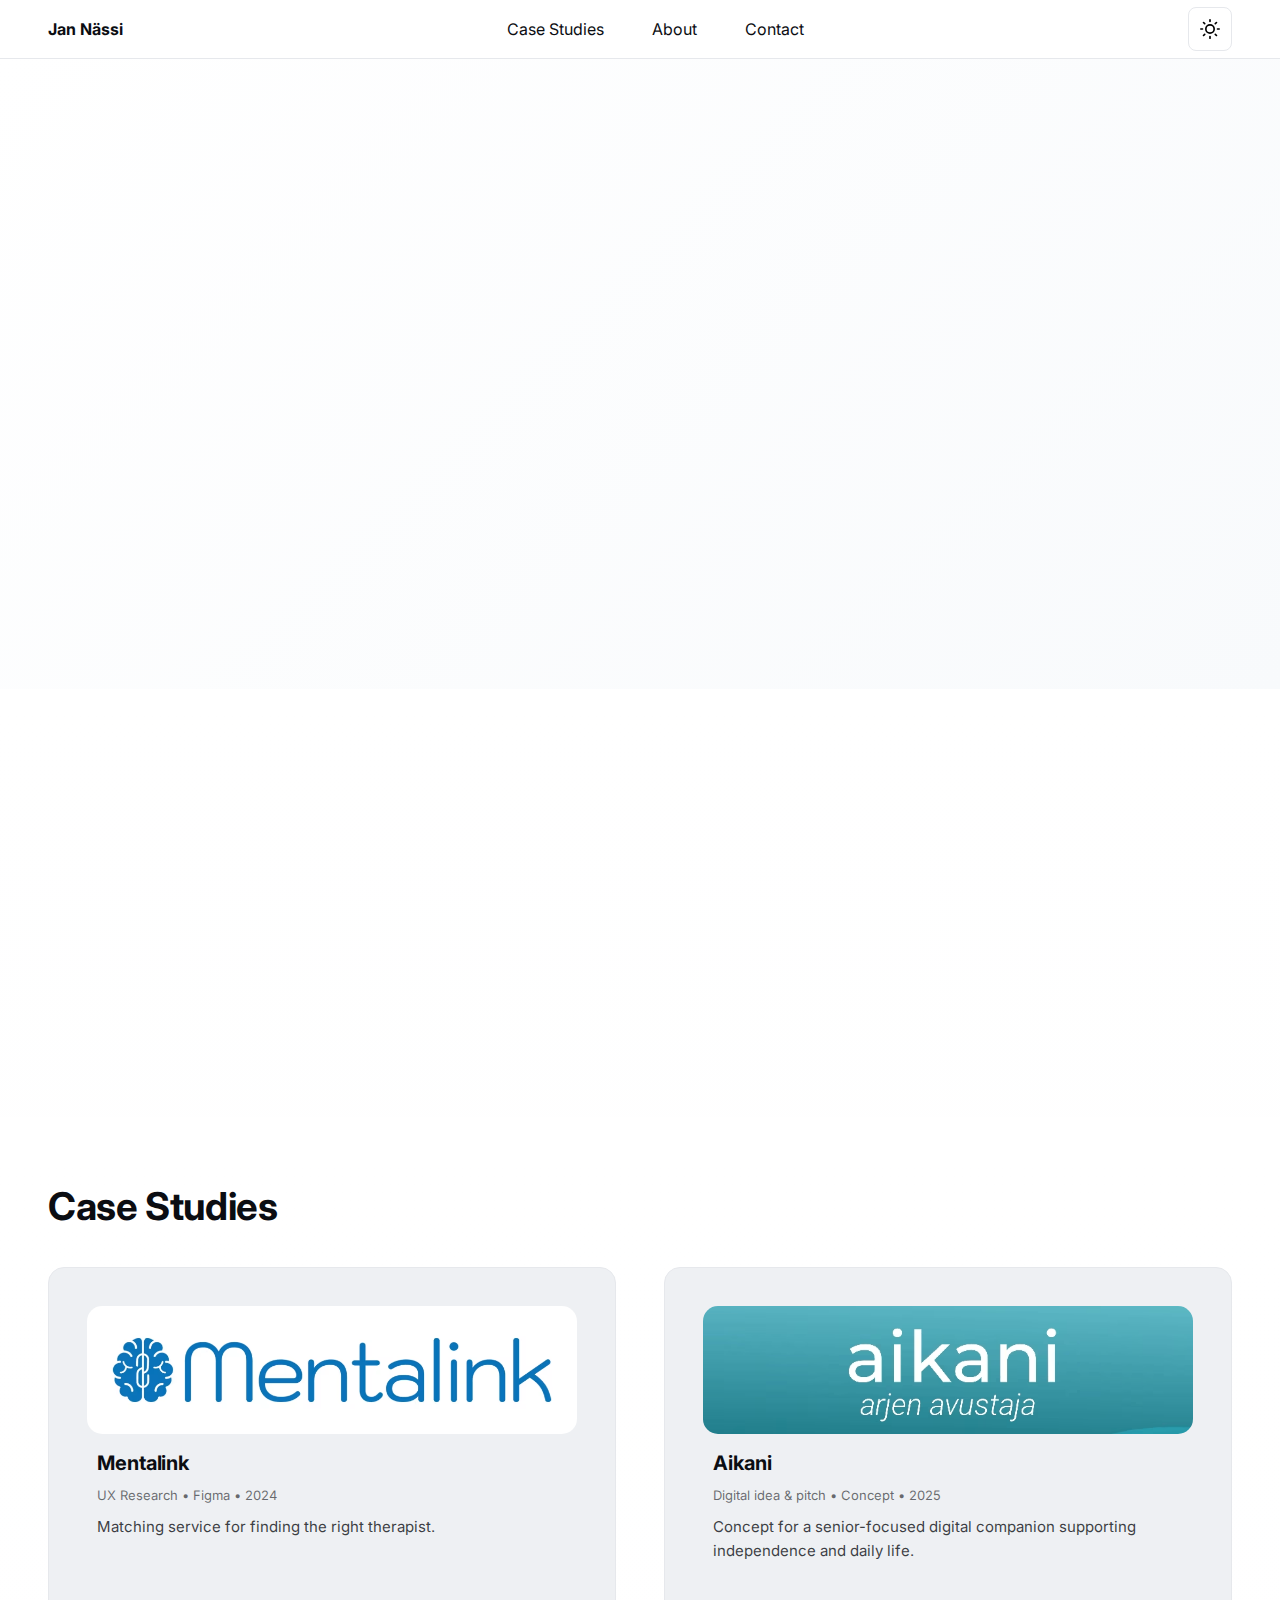
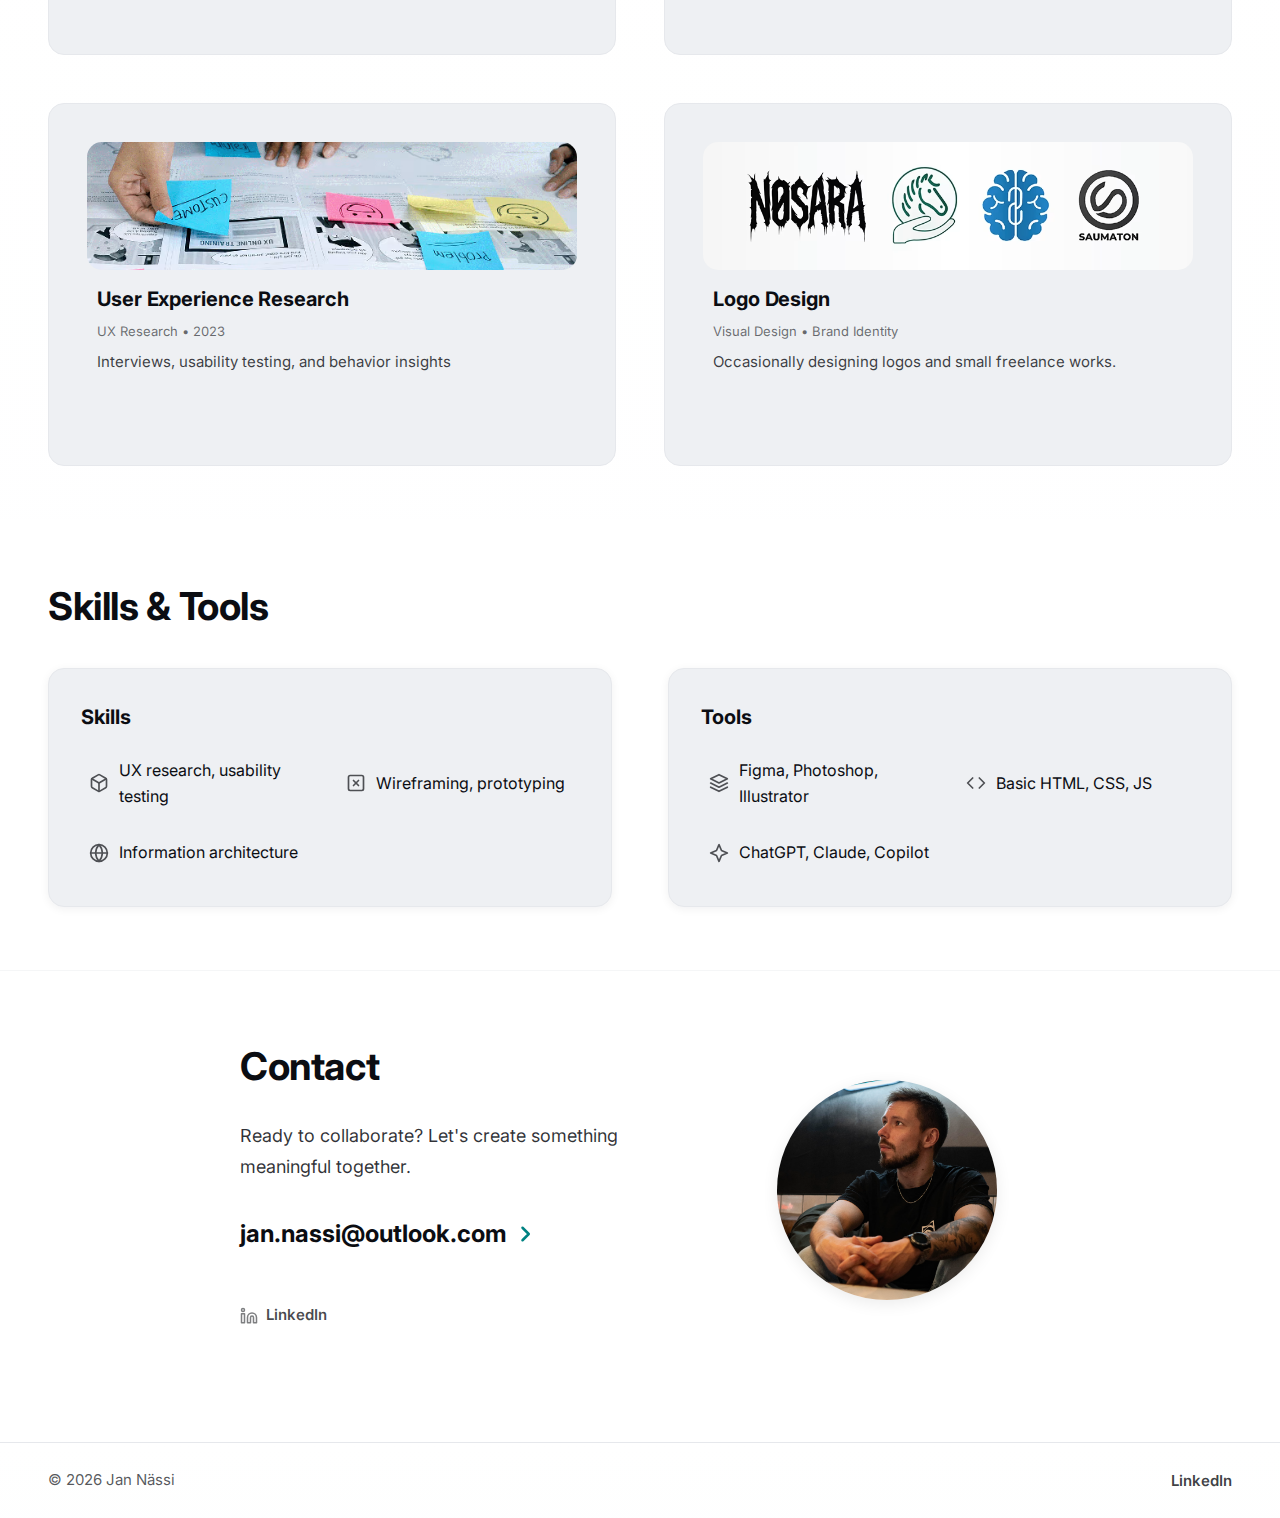
<file: index.html>
<!doctype html>
<html lang="en" data-theme="light">
  <head>
    <!-- ========================================================= -->
    <!-- [S-00A] Perusmetat & otsikot                             -->
    <!-- ========================================================= -->
    <meta charset="utf-8" />
    <meta name="viewport" content="width=device-width, initial-scale=1" />
    <title>Jan Nässi - Portfolio</title>
    <meta name="description" content="UX portfolio of Jan Nässi. Accessible, minimalist, and fast. Case studies, skills, and contact." />
    <link rel="canonical" href="./" />

    <!-- ========================================================= -->
    <!-- [S-00B] Sosiaalimetat / Open Graph                       -->
    <!-- ========================================================= -->
    <meta property="og:title" content="Jan Nässi — UX Designer" />
    <meta property="og:description" content="Accessible, minimalist UX portfolio. Case studies, skills, and contact." />
    <meta property="og:type" content="website" />
    <meta property="og:image" content="assets/og-image.svg" />
    <meta property="og:url" content="./" />
    <meta name="twitter:card" content="summary_large_image" />
    <meta name="theme-color" content="#008282" />

    <!-- ========================================================= -->
    <!-- [S-00C] Ikonit & Webfontit                               -->
    <!-- ========================================================= -->
    <link rel="icon" href="assets/favicon.svg" type="image/svg+xml" />
    <link rel="preconnect" href="https://fonts.googleapis.com">
    <link rel="preconnect" href="https://fonts.gstatic.com" crossorigin>
    <link href="https://fonts.googleapis.com/css2?family=Inter:wght@400;600;700;800&display=swap" rel="stylesheet">

    <!-- ========================================================= -->
    <!-- [S-00D] Tyylit                                            -->
    <!-- ========================================================= -->
    <link rel="preload" href="styles.css?v=4" as="style" />
    <link rel="stylesheet" href="styles.css?v=4" />

    <!-- ========================================================= -->
    <!-- [S-00E] Schema.org: Person & WebSite                      -->
    <!-- ========================================================= -->
    <script type="application/ld+json">
      {"@context":"https://schema.org","@type":"Person","name":"Jan Nässi","jobTitle":"UX Designer (Junior)","url":"https://example.com","sameAs":["https://www.linkedin.com/in/jannassi"]}
    </script>
    <script type="application/ld+json">
      {"@context":"https://schema.org","@type":"WebSite","name":"Jan Nässi — UX Portfolio","url":"https://example.com","inLanguage":"en"}
    </script>
  </head>
  <body>

    
    <!-- ========================================================= -->
    <!-- [S-50] Skip link (saavutettavuus)                         -->
    <!-- ========================================================= -->
    <a class="skip-link" href="#main">Skip to content</a>

    <!-- ========================================================= -->
    <!-- [S-30] Header & navigaatio                                -->
    <!-- ========================================================= -->
    <header class="site-header" role="banner">
      <div class="container cluster" style="justify-content: space-between;">
        <!-- [S-30A] Logo -->
        <a class="logo" href="./">Jan Nässi</a>

        <!-- [S-30B] Desktop-nav (>900px) -->
        <nav id="site-nav" class="site-nav" aria-label="Primary">
          <ul>
            <li><a href="#case-studies">Case Studies</a></li>
            <li><a href="#about">About</a></li>
            <li><a href="#contact">Contact</a></li>
          </ul>
        </nav>

        <!-- [S-30C] Oikea reuna: teema + hampurilainen -->
        <div class="cluster">
          <!-- [S-40] Teeman vaihto -->
          <button id="theme-toggle" class="theme-toggle" aria-pressed="false" aria-label="Toggle theme: Light/Dark" title="Toggle theme: Light/Dark">
            <svg class="theme-icon sun-icon" width="20" height="20" viewBox="0 0 24 24" fill="none" stroke="currentColor" stroke-width="2" stroke-linecap="round" stroke-linejoin="round" aria-hidden="true">
              <circle cx="12" cy="12" r="5"/>
              <path d="M12 1v2M12 21v2M4.22 4.22l1.42 1.42M18.36 18.36l1.42 1.42M1 12h2M21 12h2M4.22 19.78l1.42-1.42M18.36 5.64l1.42-1.42"/>
            </svg>
            <svg class="theme-icon moon-icon" width="20" height="20" viewBox="0 0 24 24" fill="none" stroke="currentColor" stroke-width="2" stroke-linecap="round" stroke-linejoin="round" aria-hidden="true">
              <path d="M21 12.79A9 9 0 1 1 11.21 3 7 7 0 0 0 21 12.79z"/>
            </svg>
          </button>

          <!-- [S-30D] Hampurilainen (≤900px) -->
          <button id="menu-toggle" class="nav-toggle" aria-label="Open menu" aria-expanded="false" aria-controls="mobile-drawer">
            <span class="sr-only">Open menu</span>
          </button>
        </div>
      </div>
    </header>

    <!-- ========================================================= -->
    <!-- [S-30E] Mobiilidrawer + backdrop                           -->
    <!-- ========================================================= -->
    <nav id="mobile-drawer" class="mobile-drawer" hidden aria-label="Mobile">
      <ul class="drawer-list">
        <li><a href="#case-studies">Case Studies</a></li>
        <li><a href="#about">About</a></li>
        <li><a href="#contact">Contact</a></li>
      </ul>
    </nav>
    <div id="drawer-backdrop" class="drawer-backdrop" hidden></div>

    <!-- ========================================================= -->
    <!-- [S-60] Main / Hero + sisältöosiot                          -->
    <!-- ========================================================= -->
    <main id="main" tabindex="-1">
      <!-- [S-60A] Hero (split-screen) -->
      <section class="hero">
        <div class="hero-container">
          <div class="hero-content">
            <!-- [S-60B] Hero-tekstit -->
            <div class="hero-text">
              <h1>Hi, I'm a UX designer focused on clarity, accessibility, and real user impact.</h1>
              <p class="hero-intro">I turn research insights into simple, usable interfaces. Currently seeking a UX internship.</p>
              <div class="hero-ctas">
                <a class="btn btn-primary" href="#case-studies">View Case Studies</a>
                <a class="btn btn-outline" href="#contact">Contact</a>
              </div>
            </div>
            <!-- [S-60C] Hero-kuva -->
            <div class="hero-visual">
              <figure class="hero-portrait">
                <img class="hero-avatar" src="IG_kuva1.avif" alt="Portrait of Jan Nässi" width="480" height="480" loading="eager" />
              </figure>
            </div>
          </div>
        </div>
      </section>

      

      <!-- ======================================================= -->
      <!-- [S-70A] About                                           -->
      <!-- ======================================================= -->
      <section id="about" class="section-wide" style="padding-top: 1rem !important; padding-bottom: 0rem !important;">
        <div class="hero-container">
          <div class="about-content stack-3">
            <h2>About</h2>
            <div class="grid two">
              <p><strong>Approach:</strong> I'm studying Business Information Technology at Haaga-Helia with a focus on digital services and UX design. What drives my work is genuine curiosity about people and figuring out how technology can actually help them. I want to create digital experiences that feel easy and natural, not frustrating. I like mixing structured thinking with creative exploration, and I use AI tools to quickly test out new design ideas and directions.</p>
              <p><strong>Strengths:</strong> I bring together tech knowledge, visual design skills, and a calm way of solving problems. I spent nearly ten years in logistics, which taught me to be precise, reliable, and great at making things flow smoothly. Now I apply that same mindset to user journeys and product design. I'm always looking to improve, I enjoy learning new tools, and I believe good design starts with understanding people and ends with making things clear and simple.</p>
            </div>
          </div>
        </div>
      </section>

      <!-- ======================================================= -->
      <!-- [S-70B] Case Studies                                    -->
      <!-- ======================================================= -->
      <section id="case-studies" class="container stack-3">
        <h2>Case Studies</h2>
        <ul class="grid two cards">
          <li>
            <a href="projects/mentalink.html" class="case-study-card">
              <div class="card-image">
                <img src="Mentalink_logo.avif" alt="" width="400" height="300" loading="lazy" />
              </div>
              <div class="card-content">
                <h3>Mentalink</h3>
                <p class="card-meta">UX Research • Figma • 2024</p>
                <p class="card-description">Matching service for finding the right therapist.</p>
                <span class="card-cta">
                  View case study
                  <svg viewBox="0 0 16 16" fill="none" stroke="currentColor" stroke-width="2" stroke-linecap="round" stroke-linejoin="round" aria-hidden="true">
                    <path d="M6 3l5 5-5 5"/>
                  </svg>
                </span>
              </div>
            </a>
          </li>
          <li>
            <a href="projects/aikani.html" class="case-study-card">
              <div class="card-image">
                <img src="aikani_mockup.avif" alt="" width="400" height="300" loading="lazy" />
              </div>
              <div class="card-content">
                <h3>Aikani</h3>
                <p class="card-meta">Digital idea & pitch • Concept • 2025</p>
                <p class="card-description">Concept for a senior-focused digital companion supporting independence and daily life.</p>
                <span class="card-cta">
                  View case study
                  <svg viewBox="0 0 16 16" fill="none" stroke="currentColor" stroke-width="2" stroke-linecap="round" stroke-linejoin="round" aria-hidden="true">
                    <path d="M6 3l5 5-5 5"/>
                  </svg>
                </span>
              </div>
            </a>
          </li>
          <li>
            <a href="projects/uxres.html" class="case-study-card">
              <div class="card-image">
                <img src="uxresearch.avif" alt="" width="400" height="300" loading="lazy" />
              </div>
              <div class="card-content">
                <h3>User Experience Research</h3>
                <p class="card-meta">UX Research • 2023</p>
                <p class="card-description">Interviews, usability testing, and behavior insights</p>
                <span class="card-cta">
                  View case study
                  <svg viewBox="0 0 16 16" fill="none" stroke="currentColor" stroke-width="2" stroke-linecap="round" stroke-linejoin="round" aria-hidden="true">
                    <path d="M6 3l5 5-5 5"/>
                  </svg>
                </span>
              </div>
            </a>
          </li>
          <li>
            <a href="projects/logodesign.html" class="case-study-card">
              <div class="card-image">
                <img src="logokuvat.avif" alt="" width="400" height="300" loading="lazy" />
              </div>
              <div class="card-content">
                <h3>Logo Design</h3>
                <p class="card-meta">Visual Design • Brand Identity</p>
                <p class="card-description">Occasionally designing logos and small freelance works.</p>
                <span class="card-cta">
                  View case study
                  <svg viewBox="0 0 16 16" fill="none" stroke="currentColor" stroke-width="2" stroke-linecap="round" stroke-linejoin="round" aria-hidden="true">
                    <path d="M6 3l5 5-5 5"/>
                  </svg>
                </span>
              </div>
            </a>
          </li>
        </ul>
      </section>

      <!-- ======================================================= -->
      <!-- [S-70C] Skills & Tools                                  -->
      <!-- ======================================================= -->
      <section id="skills-tools" class="container stack-3">
        <h2>Skills & Tools</h2>
        <div class="grid two">
          <div class="card stack-2">
            <h3>Skills</h3>
            <ul>
              <li>
                <svg class="skill-icon" viewBox="0 0 24 24" fill="none" stroke="currentColor" stroke-width="2" stroke-linecap="round" stroke-linejoin="round" aria-hidden="true">
                  <path d="M21 16V8a2 2 0 0 0-1-1.73l-7-4a2 2 0 0 0-2 0l-7 4A2 2 0 0 0 3 8v8a2 2 0 0 0 1 1.73l7 4a2 2 0 0 0 2 0l7-4A2 2 0 0 0 21 16z"/>
                  <polyline points="3.27 6.96 12 12.01 20.73 6.96"/>
                  <line x1="12" y1="22.08" x2="12" y2="12"/>
                </svg>
                <span>UX research, usability testing</span>
              </li>
              <li>
                <svg class="skill-icon" viewBox="0 0 24 24" fill="none" stroke="currentColor" stroke-width="2" stroke-linecap="round" stroke-linejoin="round" aria-hidden="true">
                  <rect x="3" y="3" width="18" height="18" rx="2" ry="2"/>
                  <line x1="9" y1="9" x2="15" y2="15"/>
                  <line x1="15" y1="9" x2="9" y2="15"/>
                </svg>
                <span>Wireframing, prototyping</span>
              </li>
              <li>
                <svg class="skill-icon" viewBox="0 0 24 24" fill="none" stroke="currentColor" stroke-width="2" stroke-linecap="round" stroke-linejoin="round" aria-hidden="true">
                  <circle cx="12" cy="12" r="10"/>
                  <line x1="2" y1="12" x2="22" y2="12"/>
                  <path d="M12 2a15.3 15.3 0 0 1 4 10 15.3 15.3 0 0 1-4 10 15.3 15.3 0 0 1-4-10 15.3 15.3 0 0 1 4-10z"/>
                </svg>
                <span>Information architecture</span>
              </li>
            </ul>
          </div>
          <div class="card stack-2">
            <h3>Tools</h3>
            <ul>
              <li>
                <svg class="skill-icon" viewBox="0 0 24 24" fill="none" stroke="currentColor" stroke-width="2" stroke-linecap="round" stroke-linejoin="round" aria-hidden="true">
                  <path d="M12 2L2 7l10 5 10-5-10-5z"/>
                  <path d="M2 17l10 5 10-5M2 12l10 5 10-5"/>
                </svg>
                <span>Figma, Photoshop, Illustrator</span>
              </li>
              <li>
                <svg class="skill-icon" viewBox="0 0 24 24" fill="none" stroke="currentColor" stroke-width="2" stroke-linecap="round" stroke-linejoin="round" aria-hidden="true">
                  <polyline points="16 18 22 12 16 6"/>
                  <polyline points="8 6 2 12 8 18"/>
                </svg>
                <span>Basic HTML, CSS, JS</span>
              </li>
              <li>
                <svg class="skill-icon" viewBox="0 0 24 24" fill="none" stroke="currentColor" stroke-width="2" stroke-linecap="round" stroke-linejoin="round" aria-hidden="true">
                  <path d="M12 2L9 9L2 12L9 15L12 22L15 15L22 12L15 9L12 2Z"/>
                </svg>
                <span>ChatGPT, Claude, Copilot</span>
              </li>
            </ul>
          </div>
        </div>
      </section>

      <!-- ======================================================= -->
      <!-- [S-70D] Contact                                         -->
      <!-- ======================================================= -->
      <section id="contact">
        <div class="contact-wrapper">
          <div class="contact-content">
            <h2>Contact</h2>
            <p class="contact-lead">Ready to collaborate? Let's create something meaningful together.</p>
            
            <a href="mailto:jan.nassi@outlook.com" class="contact-email">
              <span>jan.nassi@outlook.com</span>
              <svg viewBox="0 0 16 16" fill="none" stroke="currentColor" stroke-width="2" stroke-linecap="round" stroke-linejoin="round" aria-hidden="true">
                <path d="M6 3l5 5-5 5"/>
              </svg>
            </a>
            
            <div class="contact-social">
              <a href="https://www.linkedin.com/in/jannassi" class="contact-social-link" target="_blank" rel="noopener noreferrer">
                <svg viewBox="0 0 24 24" fill="none" stroke="currentColor" stroke-width="2" stroke-linecap="round" stroke-linejoin="round" aria-hidden="true">
                  <path d="M16 8a6 6 0 0 1 6 6v7h-4v-7a2 2 0 0 0-2-2 2 2 0 0 0-2 2v7h-4v-7a6 6 0 0 1 6-6z"/>
                  <rect x="2" y="9" width="4" height="12"/>
                  <circle cx="4" cy="4" r="2"/>
                </svg>
                <span>LinkedIn</span>
              </a>
            </div>
          </div>
          
          <figure class="contact-portrait">
            <img class="contact-avatar" src="2_kuva.avif" alt="Jan Nässi" width="240" height="240" loading="lazy" />
          </figure>
        </div>
      </section>
    </main>

    <!-- ========================================================= -->
    <!-- [S-90] Footer                                              -->
    <!-- ========================================================= -->
    <footer class="site-footer">
      <div class="container">
        <p>© <span id="year"></span> Jan Nässi</p>
        <ul aria-label="Social links">
          <li><a href="https://www.linkedin.com/in/jannassi" target="_blank" rel="noopener noreferrer">LinkedIn</a></li>
        </ul>
      </div>
    </footer>

    <!-- ========================================================= -->
    <!-- [S-00F] Skriptit                                           -->
    <!-- ========================================================= -->
    <script defer src="main.js?v=4"></script>
  </body>
</html>
</file>
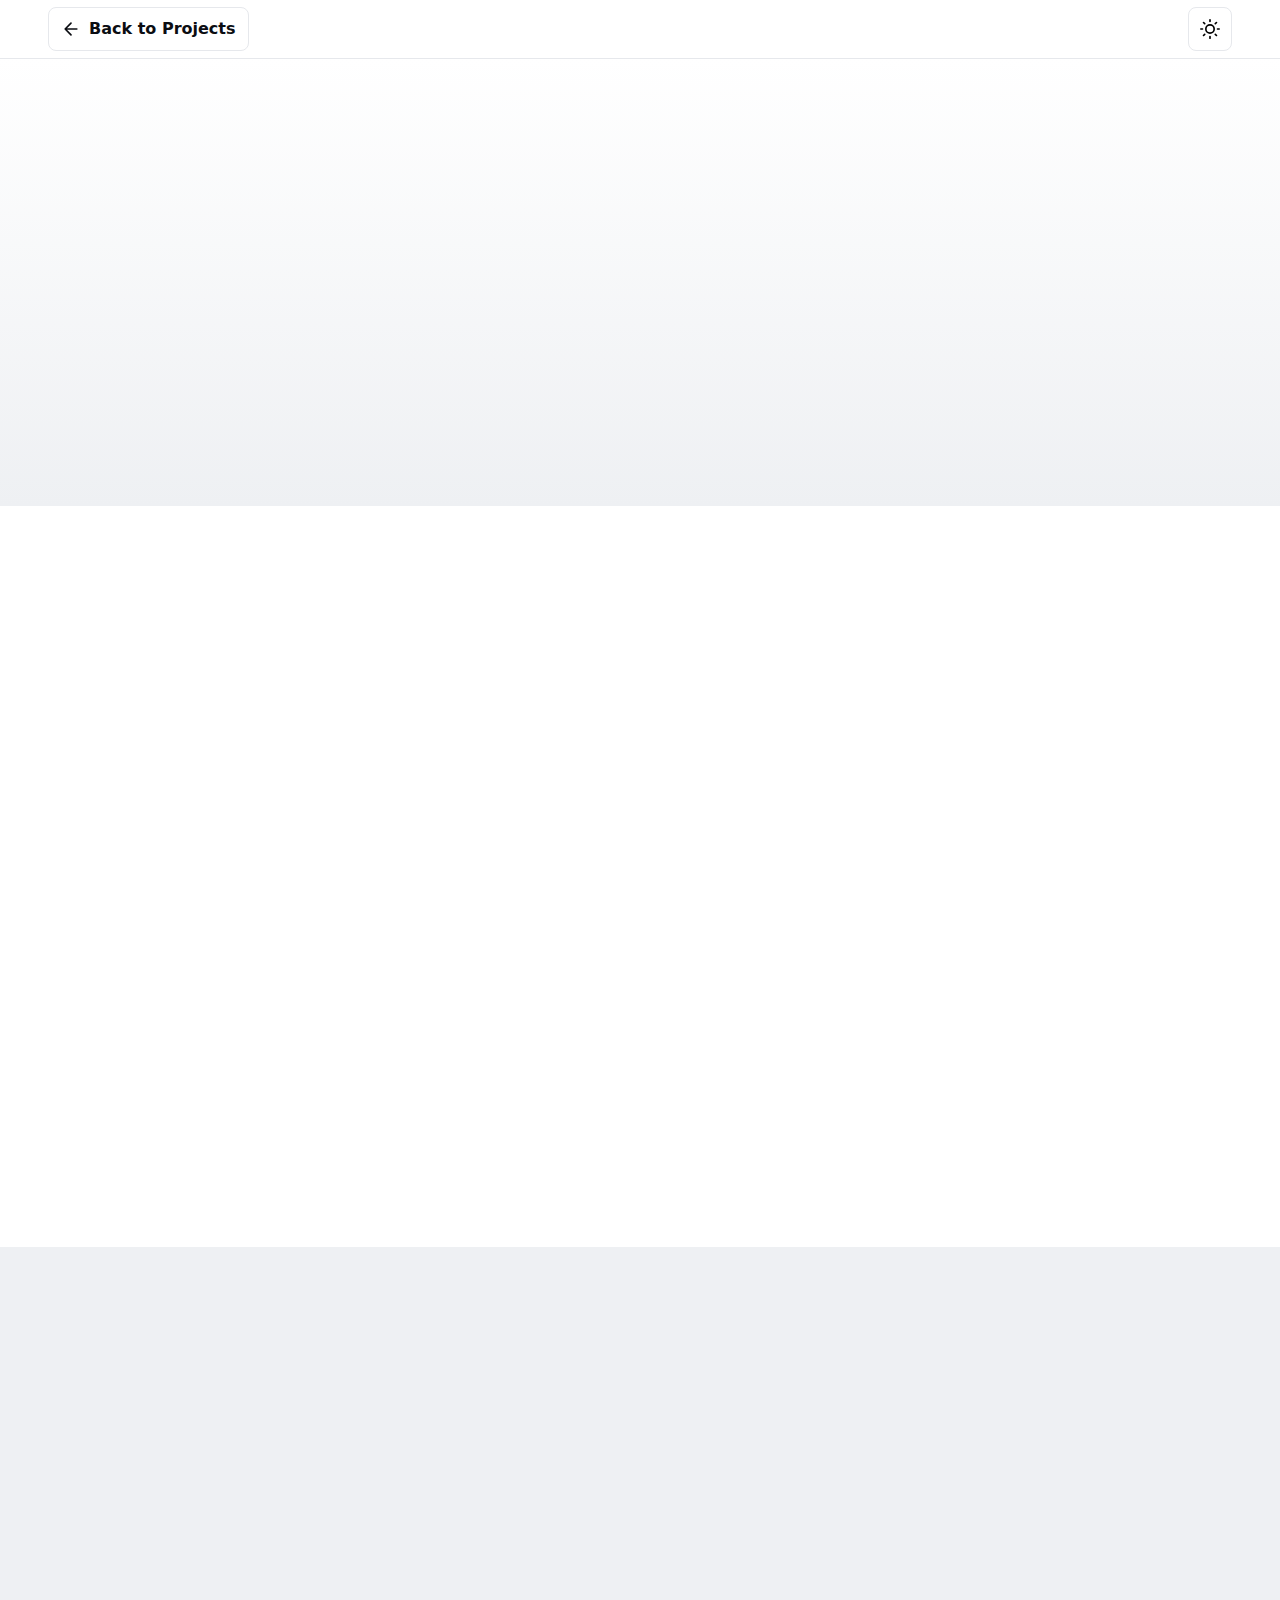
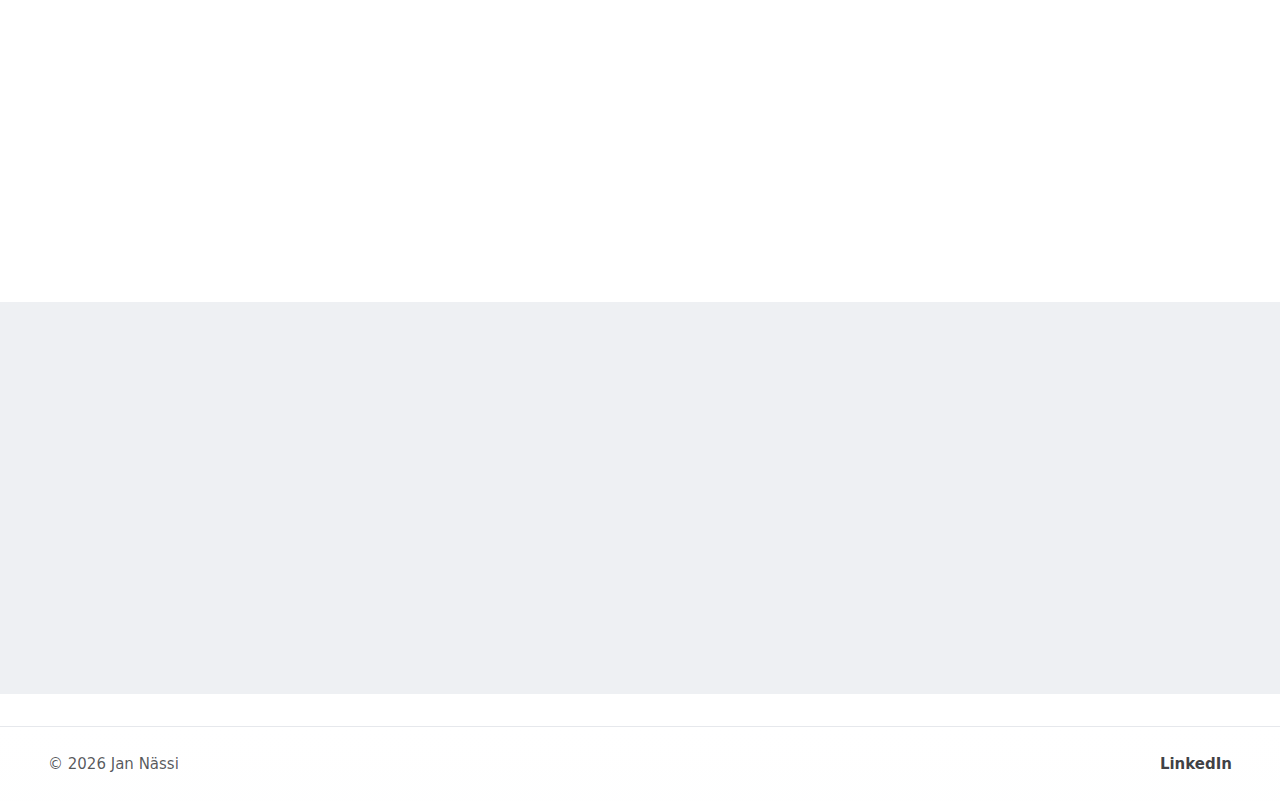
<file: projects/fitova.html>
<!doctype html>
<html lang="en">
  <head>
    <meta charset="utf-8" />
    <meta name="viewport" content="width=device-width, initial-scale=1" />
    <title>Mentalink — Case Study • Jan Nässi</title>
    <meta name="description" content="Case study: Mentalink therapy matching concept by Jan Nässi." />
    <link rel="canonical" href="/projects/mentalink.html" />
    <link rel="stylesheet" href="../styles.css" />
  </head>
  <body>
    <a class="skip-link" href="#main">Skip to content</a>
    <header class="site-header" role="banner">
      <div class="container cluster" style="justify-content: space-between;">
        <!-- Left side: Back button -->
        <a href="../index.html#case-studies" class="nav-back">
          <svg width="20" height="20" viewBox="0 0 24 24" fill="none" stroke="currentColor" stroke-width="2" stroke-linecap="round" stroke-linejoin="round" aria-hidden="true">
            <path d="M19 12H5M12 19l-7-7 7-7"/>
          </svg>
          <span>Back to Projects</span>
        </a>

        <!-- Right side: Theme toggle -->
        <button id="theme-toggle" class="theme-toggle" aria-pressed="false" aria-label="Toggle theme: Light/Dark" title="Toggle theme: Light/Dark">
          <svg class="theme-icon sun-icon" width="20" height="20" viewBox="0 0 24 24" fill="none" stroke="currentColor" stroke-width="2" stroke-linecap="round" stroke-linejoin="round" aria-hidden="true">
            <circle cx="12" cy="12" r="5"/>
            <path d="M12 1v2M12 21v2M4.22 4.22l1.42 1.42M18.36 18.36l1.42 1.42M1 12h2M21 12h2M4.22 19.78l1.42-1.42M18.36 5.64l1.42-1.42"/>
          </svg>
          <svg class="theme-icon moon-icon" width="20" height="20" viewBox="0 0 24 24" fill="none" stroke="currentColor" stroke-width="2" stroke-linecap="round" stroke-linejoin="round" aria-hidden="true">
            <path d="M21 12.79A9 9 0 1 1 11.21 3 7 7 0 0 0 21 12.79z"/>
          </svg>
        </button>
      </div>
    </header>
    <main id="main" tabindex="-1">
      <!-- Hero -->
      <section class="project-hero">
        <div class="container reveal-content">
          <h1>Fitova</h1>
          <p class="lead">Research • Wireframes • Prototype</p>
        </div>
      </section>

      <!-- Overview -->
      <section id="overview" class="project-section">
        <div class="container">
          <div class="bento-grid">
            <div class="bento-card reveal-content">
              <div class="bento-content">
                <h2>Overview</h2>
                <p><strong>Problem:</strong> People struggle to find suitable therapy options quickly.</p>
                <p><strong>Context:</strong> Concept project.</p>
                <p><strong>My role:</strong> UX design, research, prototyping.</p>
                <p><strong>Timeline:</strong> 4 weeks.</p>
              </div>
            </div>
            <div class="bento-card reveal-content">
              <div class="bento-content">
                <h2>Objectives & Success</h2>
                <ul class="stack-1">
                  <li>Guide users to relevant providers.</li>
                  <li>Reduce decision friction.</li>
                  <li>Validate with quick usability tests.</li>
                </ul>
              </div>
            </div>
          </div>
        </div>
      </section>

      <!-- Research -->
      <section id="research" class="project-section alt">
        <div class="container">
          <div class="bento-grid">
            <figure class="bento-image reveal-content">
              <img src="../assets/mentalink-research.svg" alt="Research artifacts" loading="lazy" />
            </figure>
            <div class="bento-content reveal-content">
              <h2>Research</h2>
              <p>Interviews and desk research surfaced confusion around therapy types and availability.</p>
              <figure>
                <img src="../assets/mentalink-research.svg" alt="Research artifacts placeholder" width="1200" height="675" loading="lazy" />
                <figcaption class="muted">Sample research artifacts.</figcaption>
              </figure>
            </div>
          </div>
        </div>
      </section>

      <!-- Synthesis -->
      <section id="synthesis" class="project-section">
        <div class="container">
          <div class="bento-grid">
            <div class="bento-content reveal-content">
              <h2>Synthesis</h2>
              <p>Key insights mapped to user needs and requirements using lightweight personas and JTBD.</p>
              <figure>
                <img src="../assets/mentalink-synthesis.svg" alt="Personas and JTBD placeholder" width="1200" height="675" loading="lazy" />
                <figcaption class="muted">Personas and JTBD sketch.</figcaption>
              </figure>
            </div>
          </div>
        </div>
      </section>

      <!-- Ideation -->
      <section id="ideation" class="project-section alt">
        <div class="container">
          <div class="bento-grid">
            <div class="bento-content reveal-content">
              <h2>Ideation</h2>
              <p>Explored flows and wireframes to simplify provider selection.</p>
              <figure>
                <img src="../assets/mentalink-wireframes.svg" alt="Wireframes placeholder" width="1200" height="675" loading="lazy" />
                <figcaption class="muted">Early wireframes.</figcaption>
              </figure>
            </div>
          </div>
        </div>
      </section>

      <!-- Design -->
      <section id="design" class="project-section">
        <div class="container">
          <div class="bento-grid">
            <div class="bento-content reveal-content">
              <h2>Design</h2>
              <p>Iterated from low to higher fidelity screens focusing on clarity and guidance.</p>
              <figure>
                <img src="../assets/mentalink-mockups.svg" alt="Mockups placeholder" width="1200" height="675" loading="lazy" />
                <figcaption class="muted">Sample mockups.</figcaption>
              </figure>
            </div>
          </div>
        </div>
      </section>

      <!-- Validation -->
      <section id="validation" class="project-section alt">
        <div class="container">
          <div class="bento-grid">
            <div class="bento-content reveal-content">
              <h2>Validation</h2>
              <p>Usability tests indicated improved confidence; small copy changes reduced errors.</p>
            </div>
          </div>
        </div>
      </section>

      <!-- Outcome -->
      <section id="outcome" class="project-section">
        <div class="container">
          <div class="bento-grid">
            <div class="bento-content reveal-content">
              <h2>Outcome</h2>
              <p>Prototype increased task completion in testing scenarios; next steps include provider filters.</p>
            </div>
          </div>
        </div>
      </section>

      <!-- Learnings -->
      <section id="learnings" class="project-section alt">
        <div class="container">
          <div class="bento-grid">
            <div class="bento-content reveal-content">
              <h2>Learnings</h2>
              <p>Terminology clarity matters; progressive disclosure reduced overwhelm.</p>
            </div>
          </div>
        </div>
      </section>
    </main>
    <footer class="site-footer">
      <div class="container cluster">
        <p>© <span id="year"></span> Jan Nässi</p>
        <ul class="cluster" aria-label="Social links">
          <li><a href="https://www.linkedin.com/in/jannassi">LinkedIn</a></li>
        </ul>
      </div>
    </footer>
    <script defer src="../main.js"></script>
  </body>
</html>
</file>
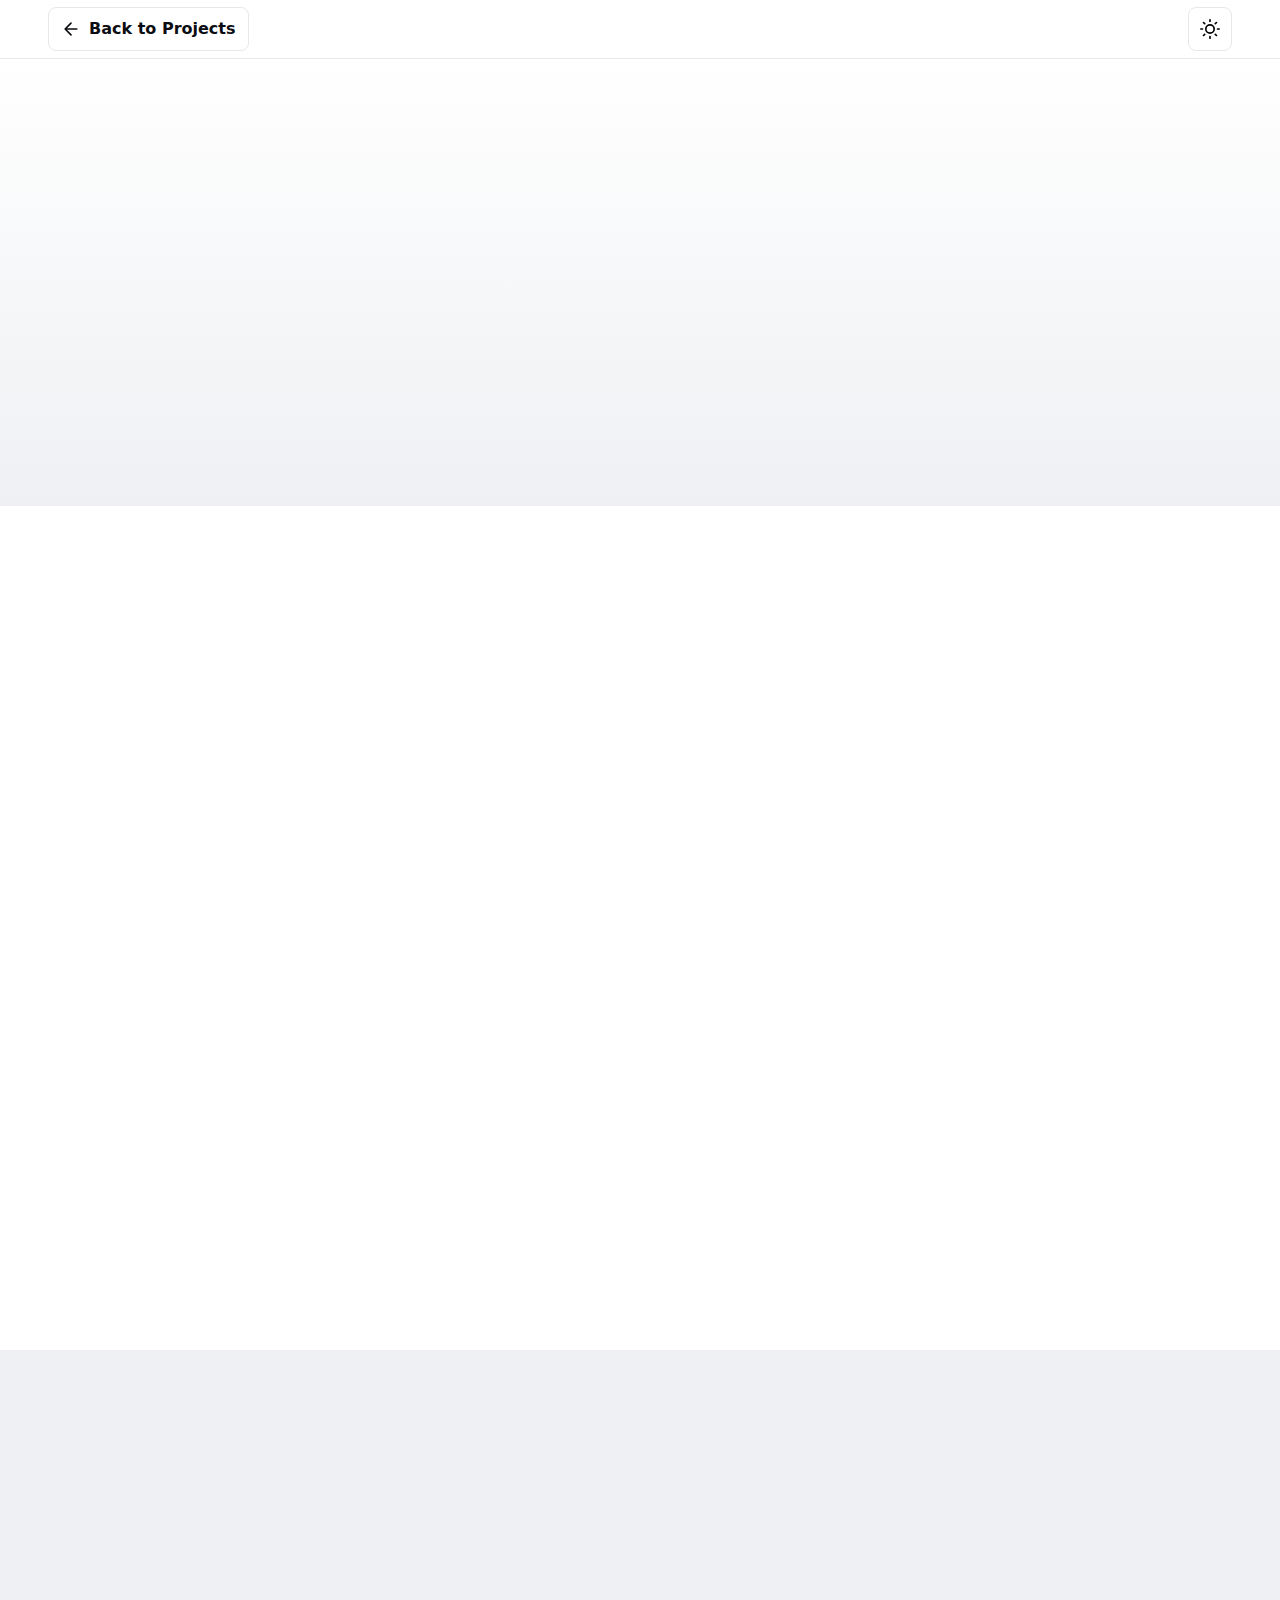
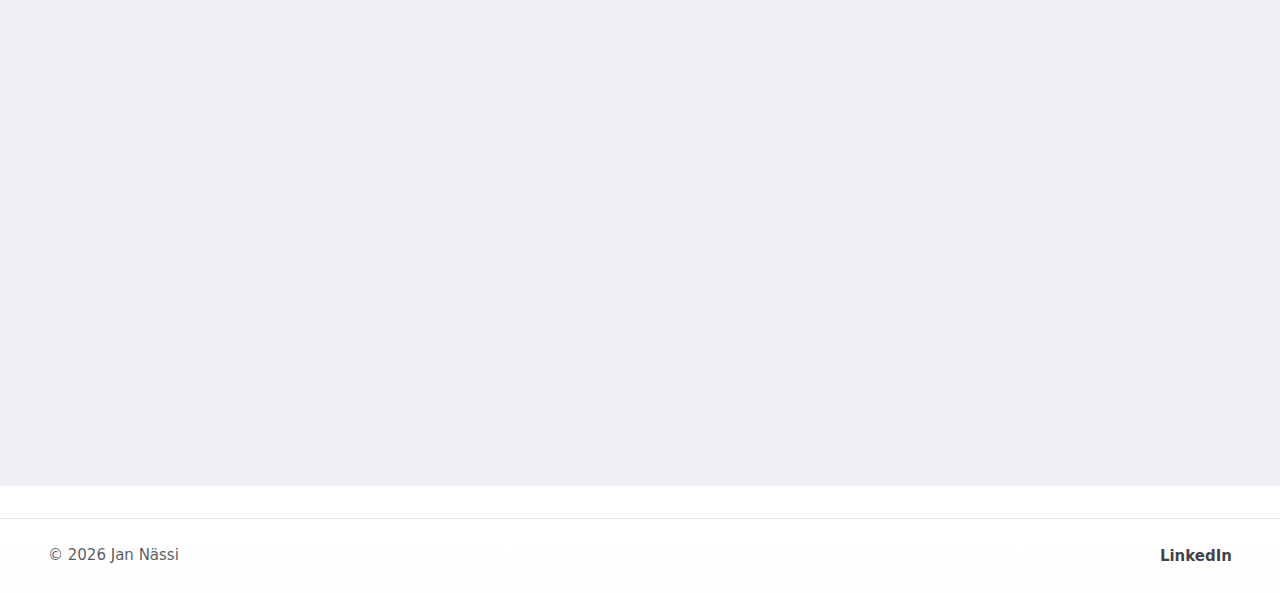
<file: projects/logodesign.html>
<!doctype html>
<html lang="en">
  <head>
    <meta charset="utf-8" />
    <meta name="viewport" content="width=device-width, initial-scale=1" />
    <title>Logo Design, Jan Nässi</title>
    <meta name="description" content="Logo design portfolio by Jan Nässi. Four projects: Nosara hard techno artist logo, Tuuraaja equine care logo, Mentalink therapy-matching concept logo, and Saumaton fictive UX agency mark. Process, style, colors, and outcomes." />
    <link rel="canonical" href="/projects/logo-design.html" />
    <link rel="stylesheet" href="../styles.css" />

    <style>
     /* Nollaa kaikki varjot logo-kuvissa */
  figure.bento-image,
  figure.bento-image *{
    box-shadow:none !important;
    filter:none !important;
    background:transparent !important;
  }
  figure.bento-image::before,
  figure.bento-image::after{ content:none !important; }

  /* Mentalink: vain ohut reuna, ei varjoja */
  .soft-frame{
    --ml-border:1px;           /* säädä paksuutta */
    display:inline-block;
    border-radius:12px;
    overflow:hidden;
    border:var(--ml-border) solid rgba(0,0,0,.16);
    background:#fff;           /* yhtenäinen valkoinen pohja kuvalle */
  }
  .soft-frame img{ display:block; }

      /* Social icon link */
      .socials{ margin:.25rem 0 .5rem; }
      .icon-link{ display:inline-flex; align-items:center; gap:.5rem; text-decoration:none; }
      .icon-link svg{ width:18px; height:18px; stroke:currentColor; }
      .icon-link:focus-visible{ outline:2px solid currentColor; outline-offset:2px; border-radius:.25rem; }

      /* Tighten content spacing */
      .bento-content h2{ margin-bottom:.25rem; }
      .bento-content .muted{ margin-top:0; margin-bottom:1rem; }
      .bento-content p{ margin-top:.75rem; }
      .bento-content ul.stack-1 li{ margin:.35rem 0; }
    </style>
  </head>

  <body>
    <a class="skip-link" href="#main">Skip to content</a>

    <header class="site-header" role="banner">
      <div class="container cluster" style="justify-content: space-between;">
        <a href="../index.html#case-studies" class="nav-back">
          <svg width="20" height="20" viewBox="0 0 24 24" fill="none" stroke="currentColor" stroke-width="2" stroke-linecap="round" stroke-linejoin="round" aria-hidden="true">
            <path d="M19 12H5M12 19l-7-7 7-7"/>
          </svg>
          <span>Back to Projects</span>
        </a>
        <button id="theme-toggle" class="theme-toggle" aria-pressed="false" aria-label="Toggle theme: Light/Dark" title="Toggle theme: Light/Dark">
          <svg class="theme-icon sun-icon" width="20" height="20" viewBox="0 0 24 24" fill="none" stroke="currentColor" stroke-width="2" stroke-linecap="round" stroke-linejoin="round" aria-hidden="true">
            <circle cx="12" cy="12" r="5"/>
            <path d="M12 1v2M12 21v2M4.22 4.22l1.42 1.42M18.36 18.36l1.42 1.42M1 12h2M21 12h2M4.22 19.78l1.42-1.42M18.36 5.64l1.42-1.42"/>
          </svg>
          <svg class="theme-icon moon-icon" width="20" height="20" viewBox="0 0 24 24" fill="none" stroke="currentColor" stroke-width="2" stroke-linecap="round" stroke-linejoin="round" aria-hidden="true">
            <path d="M21 12.79A9 9 0 1 1 11.21 3 7 7 0 0 0 21 12.79z"/>
          </svg>
        </button>
      </div>
    </header>

    <main id="main" tabindex="-1">
      <!-- Hero -->
      <section class="project-hero">
        <div class="container reveal-content">
          <h1>Logo Design</h1>
          <p class="lead">Four logo projects showing my process, style choices, and results.</p>
        </div>
      </section>

      <!-- Nosara -->
      <section class="project-section">
        <div class="container">
          <div class="bento-grid">
            <figure class="bento-image reveal-content">
              <img src="../img/nosara.avif" alt="Nosara artist logo, rough black metal-inspired wordmark" loading="lazy" width="600" height="600" />
            </figure>
            <div class="bento-content reveal-content">
              <h2>Nosara</h2>
              <div class="socials">
                <a class="icon-link" href="https://www.instagram.com/nosara.music/" target="_blank" rel="noopener noreferrer" aria-label="Nosara on Instagram">
                  <svg viewBox="0 0 24 24" fill="none" stroke="currentColor" stroke-width="1.8" stroke-linecap="round" stroke-linejoin="round" aria-hidden="true">
                    <rect x="3" y="3" width="18" height="18" rx="5"></rect>
                    <path d="M16 11.37A4 4 0 1 1 12.63 8 4 4 0 0 1 16 11.37z"></path>
                    <path d="M17.5 6.5h.01"></path>
                  </svg>
                  <span>Instagram</span>
                </a>
              </div>
              <p class="muted">Hard techno artist identity</p>
              <p>The client wanted something rough and aggressive for her hard techno brand. We worked together in quick feedback cycles. I looked at metal band logos for inspiration, used AI to explore different texture styles, then rebuilt the winning direction from scratch in Illustrator and Photoshop.</p>
              <ul class="stack-1">
                <li><strong>Style:</strong> Harsh, textured wordmark inspired by metal aesthetics</li>
                <li><strong>Colors:</strong> Black, gray, white</li>
                <li><strong>Goal:</strong> Raw, bold, high-impact presence</li>
                <li><strong>Status:</strong> Being used on flyers and merch. T-shirts already produced. Delivered full kit with different formats and color versions.</li>
              </ul>
            </div>
          </div>
        </div>
      </section>

      <!-- Heppahubi -->
      <section class="project-section alt">
        <div class="container">
          <div class="bento-grid">
            <figure class="bento-image reveal-content">
              <img src="../img/heppahubi.avif" alt="Tuuraaja equine care logo, minimalist hand holding a horse head icon" loading="lazy" width="600" height="600" />
            </figure>
            <div class="bento-content reveal-content">
              <h2>Heppahubi.fi</h2>
              <div class="socials">
                <a class="icon-link" href="https://www.instagram.com/heppahubifi/" target="_blank" rel="noopener noreferrer" aria-label="Heppahubi.fi on Instagram">
                  <svg viewBox="0 0 24 24" fill="none" stroke="currentColor" stroke-width="1.8" stroke-linecap="round" stroke-linejoin="round" aria-hidden="true">
                    <rect x="3" y="3" width="18" height="18" rx="5"></rect>
                    <path d="M16 11.37A4 4 0 1 1 12.63 8 4 4 0 0 1 16 11.37z"></path>
                    <path d="M17.5 6.5h.01"></path>
                  </svg>
                  <span>Instagram</span>
                </a>
              </div>
              <p class="muted">Horse care and stand-in service</p>
              <p>They needed a clean logo that combined a helping hand with a horse head. I sketched out several ideas, got feedback from the client, and refined the chosen concept into a simple, friendly symbol that works at any size.</p>
              <ul class="stack-1">
                <li><strong>Style:</strong> Minimalist line icon with calm, balanced geometry</li>
                <li><strong>Colors:</strong> Green main version, plus black and white variant</li>
                <li><strong>Goal:</strong> Feel trustworthy and caring, stay clear even at small sizes</li>
                <li><strong>Status:</strong> Delivered and actively used. Full handover kit with variants and file formats.</li>
              </ul>
            </div>
          </div>
        </div>
      </section>

      <!-- Mentalink -->
      <section class="project-section">
        <div class="container">
          <div class="bento-grid">
            <figure class="bento-image reveal-content">
              <div class="soft-frame">
                <img src="../img/mentalink.avif" alt="Mentalink logo, blue brain with a link icon in the center" loading="lazy" width="600" height="600" />
              </div>
            </figure>
            <div class="bento-content reveal-content">
              <h2>Mentalink</h2>
              <p class="muted">Therapy matching concept (student project)</p>
              <p>After we settled on the name, I designed a logo that connects mind and connection. The brain shape has a link symbol in the center to represent what the product does.</p>
              <ul class="stack-1">
                <li><strong>Style:</strong> Clean, geometric icon</li>
                <li><strong>Colors:</strong> Blue as the main color</li>
                <li><strong>Typography:</strong> Montserrat font family</li>
                <li><strong>Goal:</strong> Look professional and trustworthy</li>
                <li><strong>Status:</strong> Used throughout the course project.</li>
              </ul>
            </div>
          </div>
        </div>
      </section>

      <!-- Saumaton -->
      <section class="project-section alt">
        <div class="container">
          <div class="bento-grid">
            <figure class="bento-image reveal-content">
              <img src="../img/saumaton.avif" alt="Saumaton logo, circular mark with an S-shaped continuous form" loading="lazy" width="600" height="600" />
            </figure>
            <div class="bento-content reveal-content">
              <h2>Saumaton</h2>
              <p class="muted">Fictive UX and web agency - course site</p>
              <p>For this fictional agency project, I created a modern mark built around the letter S. The continuous form inside a circle hints at seamless service delivery.</p>
              <ul class="stack-1">
                <li><strong>Style:</strong> Modern monogram mark</li>
                <li><strong>Colors:</strong> Dark gray and white</li>
                <li><strong>Goal:</strong> Professional and sleek look</li>
                <li><strong>Status:</strong> Used on the course WordPress site prototype.</li>
              </ul>
            </div>
          </div>
        </div>
      </section>
    </main>

    <footer class="site-footer">
      <div class="container cluster">
        <p>© <span id="year"></span> Jan Nässi</p>
        <ul class="cluster" aria-label="Social links">
          <li><a href="https://www.linkedin.com/in/jannassi">LinkedIn</a></li>
         
        </ul>
      </div>
    </footer>

    <script defer src="../main.js"></script>
  </body>
</html>
</file>
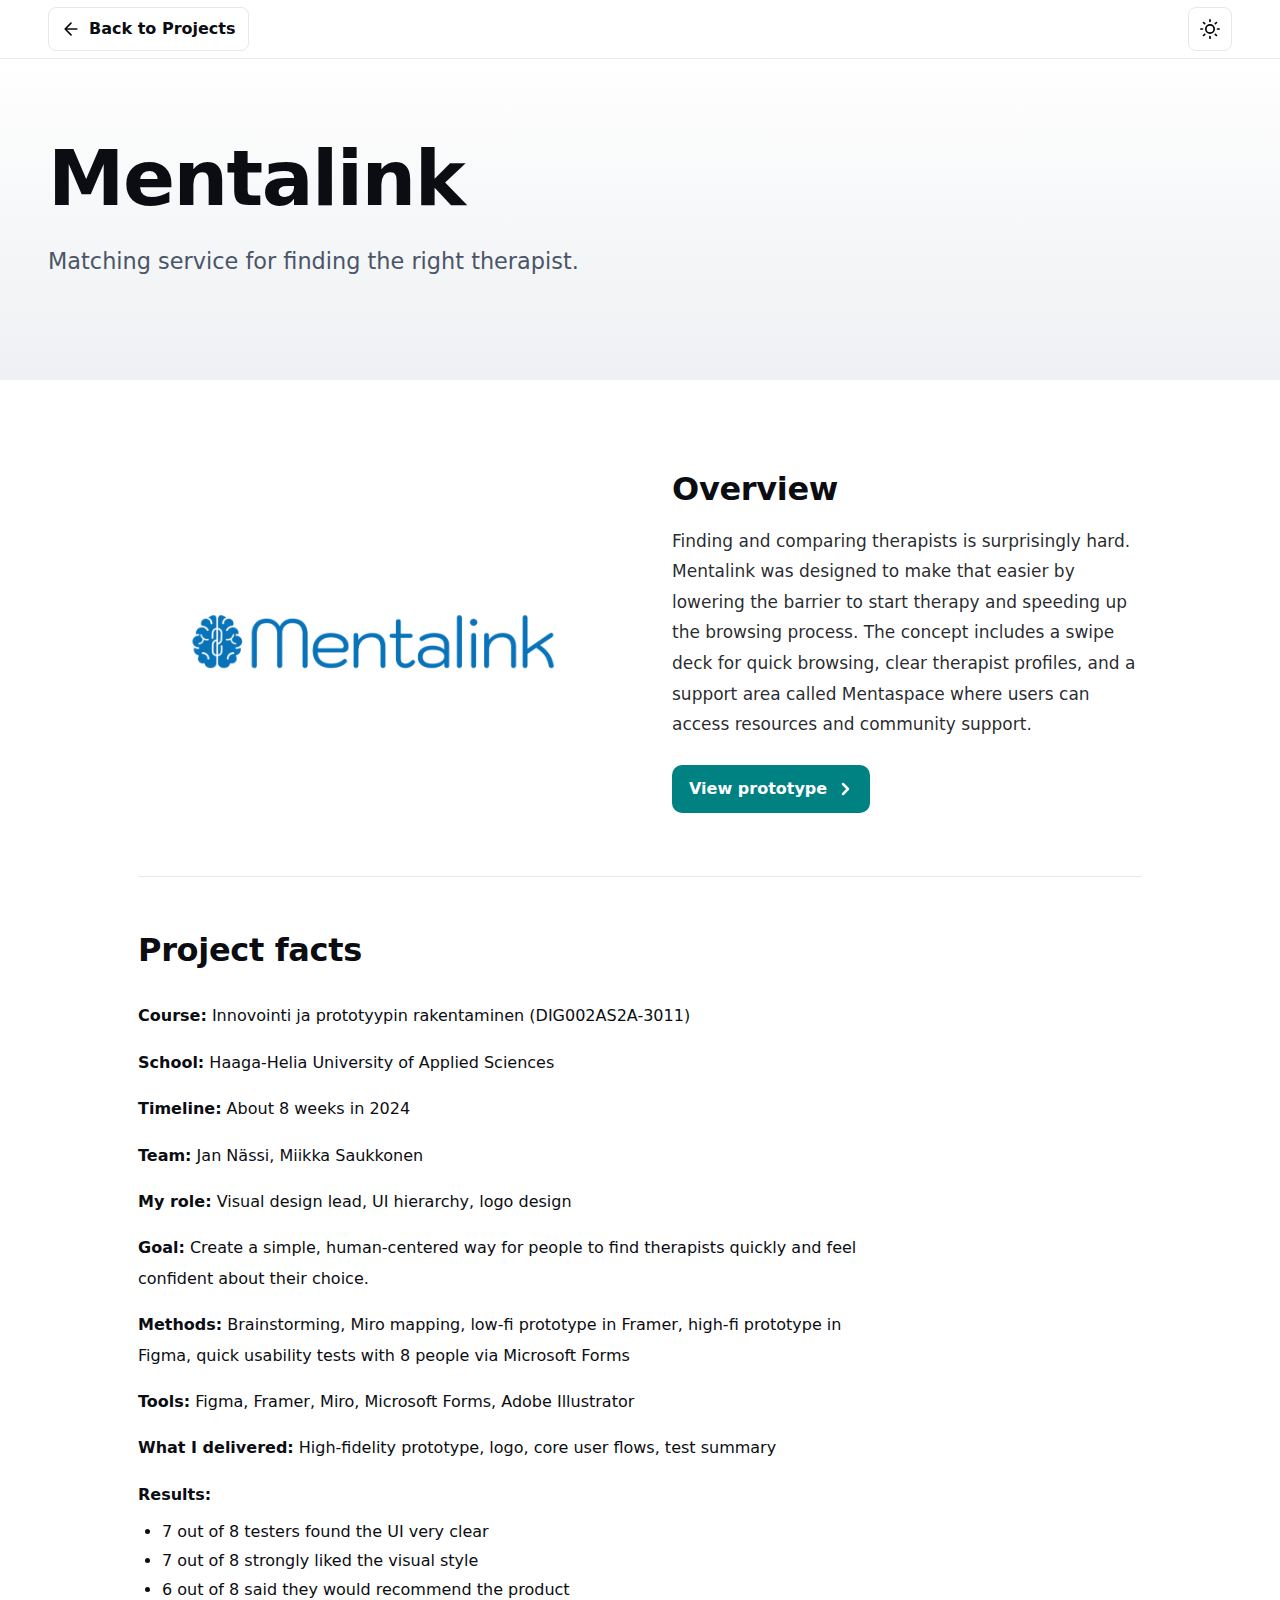
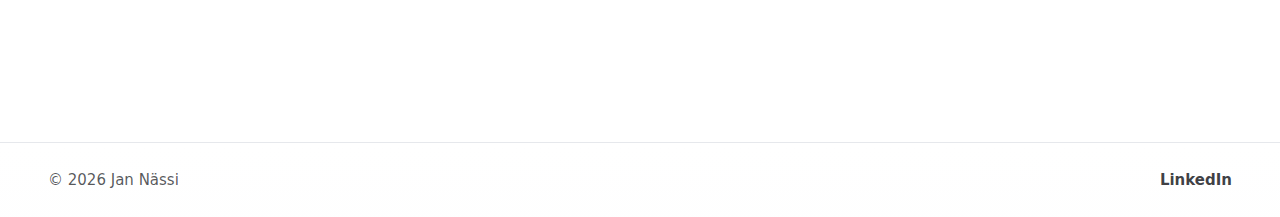
<file: projects/mentalink.html>
<!doctype html>
<html lang="en" data-theme="light">
  <head>
    <meta charset="utf-8" />
    <meta name="viewport" content="width=device-width, initial-scale=1" />
    <title>Mentalink, Case Study • Jan Nässi</title>
    <meta name="description" content="Mentalink therapy matching concept: UX research, design, and prototype by Jan Nässi." />
    <link rel="canonical" href="/projects/mentalink.html" />
    <link rel="stylesheet" href="../styles.css" />
  </head>
  <body>
    <a class="skip-link" href="#main">Skip to content</a>
    
    <header class="site-header" role="banner">
      <div class="container cluster" style="justify-content: space-between;">
        <a href="../index.html#case-studies" class="nav-back">
          <svg width="20" height="20" viewBox="0 0 24 24" fill="none" stroke="currentColor" stroke-width="2" stroke-linecap="round" stroke-linejoin="round" aria-hidden="true">
            <path d="M19 12H5M12 19l-7-7 7-7"/>
          </svg>
          <span>Back to Projects</span>
        </a>

        <button id="theme-toggle" class="theme-toggle" aria-pressed="false" aria-label="Toggle theme: Light/Dark" title="Toggle theme: Light/Dark">
          <svg class="theme-icon sun-icon" width="20" height="20" viewBox="0 0 24 24" fill="none" stroke="currentColor" stroke-width="2" stroke-linecap="round" stroke-linejoin="round" aria-hidden="true">
            <circle cx="12" cy="12" r="5"/>
            <path d="M12 1v2M12 21v2M4.22 4.22l1.42 1.42M18.36 18.36l1.42 1.42M1 12h2M21 12h2M4.22 19.78l1.42-1.42M18.36 5.64l1.42-1.42"/>
          </svg>
          <svg class="theme-icon moon-icon" width="20" height="20" viewBox="0 0 24 24" fill="none" stroke="currentColor" stroke-width="2" stroke-linecap="round" stroke-linejoin="round" aria-hidden="true">
            <path d="M21 12.79A9 9 0 1 1 11.21 3 7 7 0 0 0 21 12.79z"/>
          </svg>
        </button>
      </div>
    </header>

    <main id="main" tabindex="-1">
      <!-- Hero -->
      <section class="project-hero" style="padding-block: clamp(1.5rem, 3vh, 2rem);">
        <div class="container">
          <h1 style="margin-bottom: 0;">Mentalink</h1>
          <p class="lead">Matching service for finding the right therapist.</p>
        </div>
      </section>

      <!-- Overview -->
      <section class="project-section" style="padding-top: clamp(1.5rem, 3vh, 2rem);">
        <div class="container" style="max-width: 68.75rem;">
          <!-- Hero Layout -->
          <div class="grid two" style="align-items: center; gap: clamp(2.5rem, 5vw, 4rem); margin-bottom: clamp(3.5rem, 7vh, 5rem);">
            <figure style="margin: 0; display: flex; align-items: center; justify-content: center;">
              <img src="../Mentalink_logo.png" alt="Mentalink logo" width="600" height="600" style="max-width: 100%; height: auto; display: block;" />
            </figure>
            
            <div class="stack-3">
              <div>
                <h2 style="font-size: clamp(1.5rem, 2.5vw, 2rem); margin-bottom: 0.75rem; color: var(--text);">Overview</h2>
                <p style="line-height: 1.8; font-size: 1.0625rem; color: color-mix(in oklab, var(--text) 90%, transparent);">Finding and comparing therapists is surprisingly hard. Mentalink was designed to make that easier by lowering the barrier to start therapy and speeding up the browsing process. The concept includes a swipe deck for quick browsing, clear therapist profiles, and a support area called Mentaspace where users can access resources and community support.</p>
              </div>
              
              <a href="https://www.figma.com/proto/st1PWuRDdUlV4I5MyxqsOH/Mentalink?node-id=0-1&t=kCCLfpxDvt3Q9Blj-1" class="btn btn-primary" target="_blank" rel="noopener noreferrer" style="display: inline-flex; align-items: center; gap: 0.625rem; margin-top: 0.5rem;">
                <span>View prototype</span>
                <svg width="16" height="16" viewBox="0 0 16 16" fill="none" stroke="currentColor" stroke-width="2.5" stroke-linecap="round" stroke-linejoin="round" aria-hidden="true">
                  <path d="M6 3l5 5-5 5"/>
                </svg>
              </a>
            </div>
          </div>

          <!-- Project Facts -->
          <div style="padding-top: clamp(3rem, 6vh, 4rem); border-top: 1px solid var(--border);">
            <h2 style="margin-bottom: clamp(1.5rem, 2.5vw, 2rem); font-size: clamp(1.75rem, 2.5vw, 2.25rem);">Project facts</h2>
            <div style="max-width: 72ch; line-height: 1.9;">
              <p style="margin-bottom: 0.875rem;"><strong>Course:</strong> Innovointi ja prototyypin rakentaminen (DIG002AS2A-3011)</p>
              <p style="margin-bottom: 0.875rem;"><strong>School:</strong> Haaga-Helia University of Applied Sciences</p>
              <p style="margin-bottom: 0.875rem;"><strong>Timeline:</strong> About 8 weeks in 2024</p>
              <p style="margin-bottom: 0.875rem;"><strong>Team:</strong> Jan Nässi, Miikka Saukkonen</p>
              <p style="margin-bottom: 0.875rem;"><strong>My role:</strong> Visual design lead, UI hierarchy, logo design</p>
              <p style="margin-bottom: 0.875rem;"><strong>Goal:</strong> Create a simple, human-centered way for people to find therapists quickly and feel confident about their choice.</p>
              <p style="margin-bottom: 0.875rem;"><strong>Methods:</strong> Brainstorming, Miro mapping, low-fi prototype in Framer, high-fi prototype in Figma, quick usability tests with 8 people via Microsoft Forms</p>
              <p style="margin-bottom: 0.875rem;"><strong>Tools:</strong> Figma, Framer, Miro, Microsoft Forms, Adobe Illustrator</p>
              <p style="margin-bottom: 0.875rem;"><strong>What I delivered:</strong> High-fidelity prototype, logo, core user flows, test summary</p>
              <div style="margin-bottom: 0;">
                <p style="margin-bottom: 0.5rem;"><strong>Results:</strong></p>
                <ul style="list-style-type: disc; padding-left: 1.5rem; margin: 0; line-height: 1.8;">
                  <li>7 out of 8 testers found the UI very clear</li>
                  <li>7 out of 8 strongly liked the visual style</li>
                  <li>6 out of 8 said they would recommend the product</li>
                </ul>
              </div>
            </div>
          </div>
        </div>
      </section>
    </main>

    <footer class="site-footer">
      <div class="container">
        <p>© <span id="year"></span> Jan Nässi</p>
        <ul aria-label="Social links">
          <li><a href="https://www.linkedin.com/in/jannassi" target="_blank" rel="noopener noreferrer">LinkedIn</a></li>
        </ul>
      </div>
    </footer>

    <script defer src="../main.js"></script>
  </body>
</html>
</file>
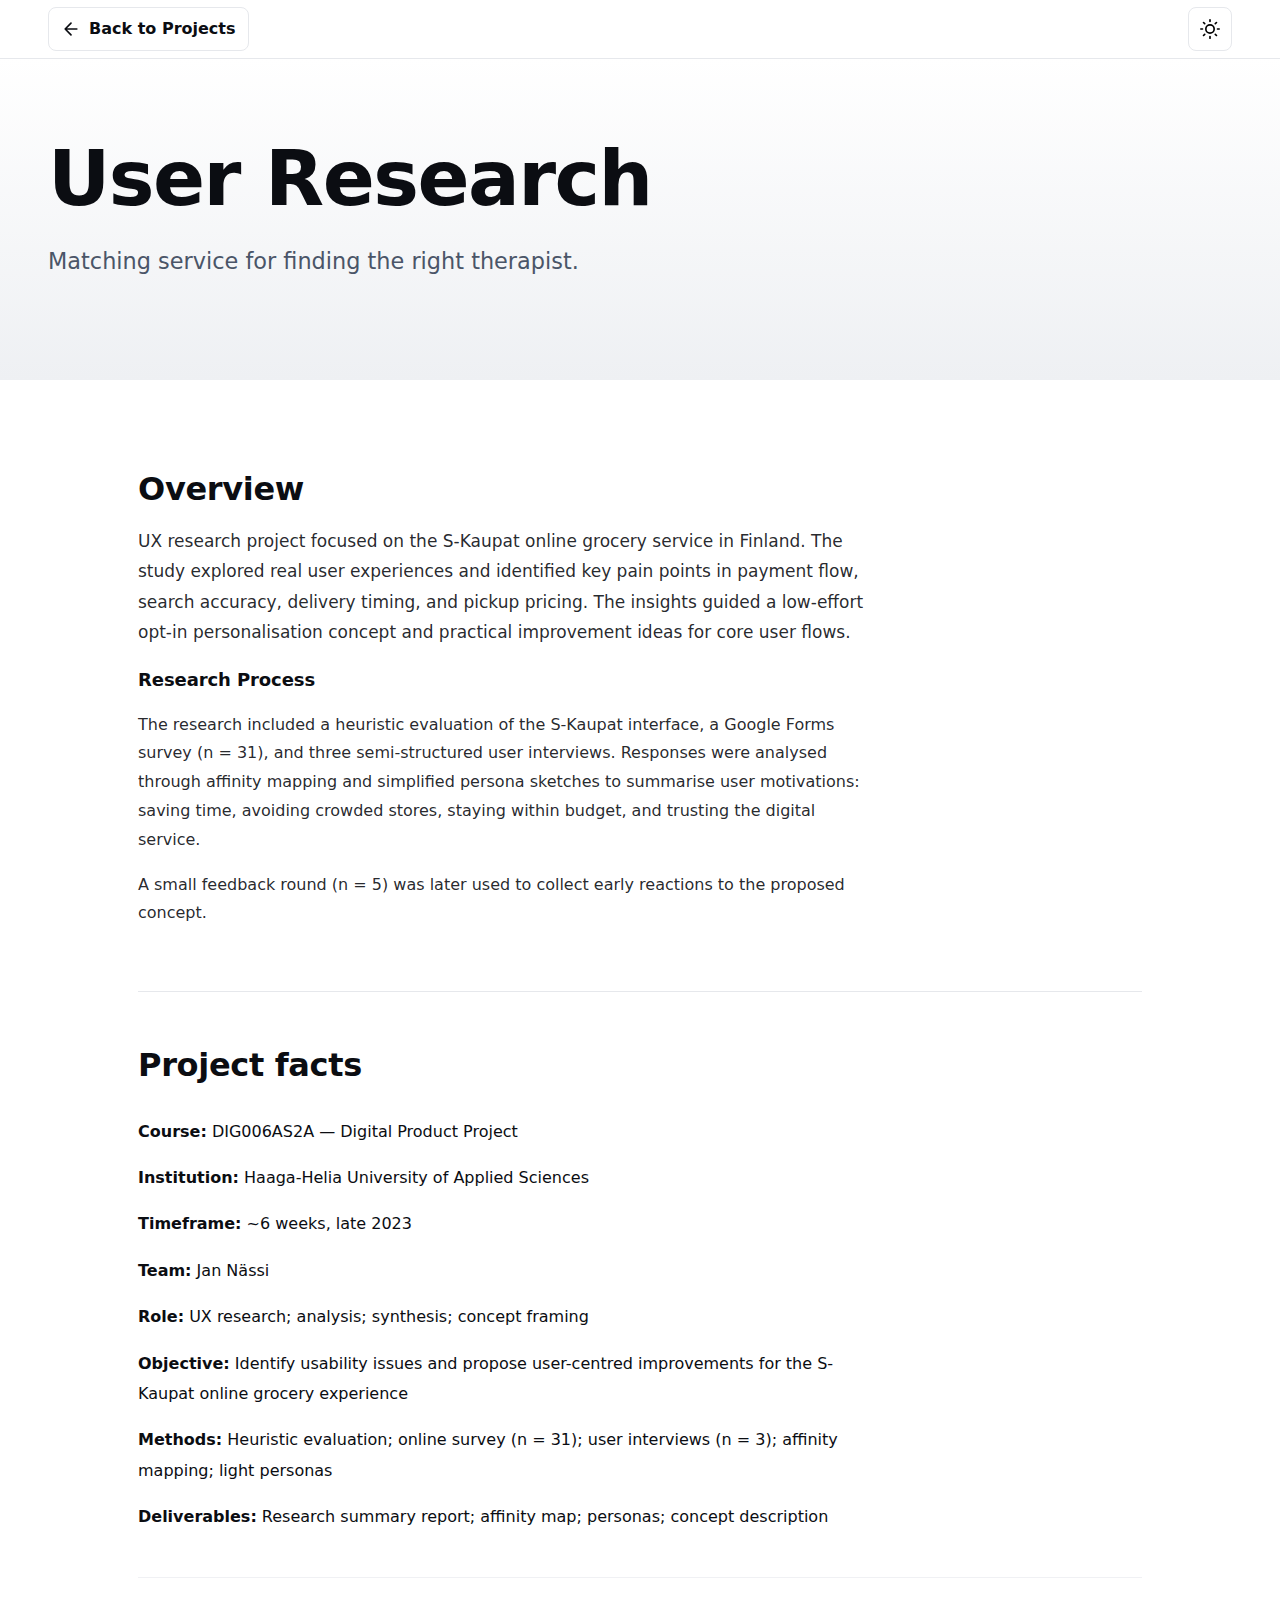
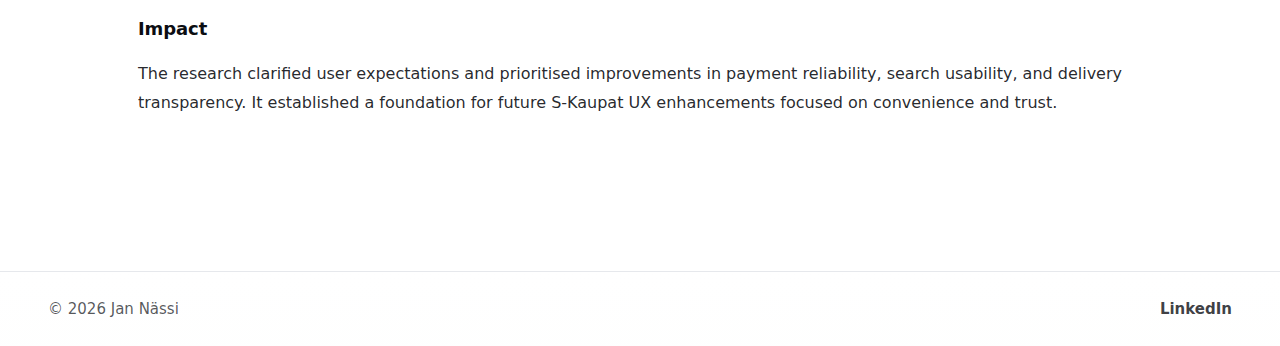
<file: projects/uxres.html>
<!doctype html>
<html lang="en" data-theme="light">
  <head>
    <meta charset="utf-8" />
    <meta name="viewport" content="width=device-width, initial-scale=1" />
    <title>User Research — S-Kaupat • Jan Nässi</title>
    <meta name="description" content="UX research on S-Kaupat online grocery service examining payment, search, and delivery usability." />
    <link rel="canonical" href="/projects/uxres.html" />
    <link rel="stylesheet" href="../styles.css" />
  </head>
  <body>
    <a class="skip-link" href="#main">Skip to content</a>
    
    <header class="site-header" role="banner">
      <div class="container cluster" style="justify-content: space-between;">
        <a href="../index.html#case-studies" class="nav-back">
          <svg width="20" height="20" viewBox="0 0 24 24" fill="none" stroke="currentColor" stroke-width="2" stroke-linecap="round" stroke-linejoin="round" aria-hidden="true">
            <path d="M19 12H5M12 19l-7-7 7-7"/>
          </svg>
          <span>Back to Projects</span>
        </a>

        <button id="theme-toggle" class="theme-toggle" aria-pressed="false" aria-label="Toggle theme: Light/Dark" title="Toggle theme: Light/Dark">
          <svg class="theme-icon sun-icon" width="20" height="20" viewBox="0 0 24 24" fill="none" stroke="currentColor" stroke-width="2" stroke-linecap="round" stroke-linejoin="round" aria-hidden="true">
            <circle cx="12" cy="12" r="5"/>
            <path d="M12 1v2M12 21v2M4.22 4.22l1.42 1.42M18.36 18.36l1.42 1.42M1 12h2M21 12h2M4.22 19.78l1.42-1.42M18.36 5.64l1.42-1.42"/>
          </svg>
          <svg class="theme-icon moon-icon" width="20" height="20" viewBox="0 0 24 24" fill="none" stroke="currentColor" stroke-width="2" stroke-linecap="round" stroke-linejoin="round" aria-hidden="true">
            <path d="M21 12.79A9 9 0 1 1 11.21 3 7 7 0 0 0 21 12.79z"/>
          </svg>
        </button>
      </div>
    </header>

    <main id="main" tabindex="-1">
      <section class="project-hero" style="padding-block: clamp(1.5rem, 3vh, 2rem);">
        <div class="container">
          <h1 style="margin-bottom: 0;">User Research</h1>
          <p class="lead">Matching service for finding the right therapist.</p>
        </div>
      </section>

      <section class="project-section" style="padding-top: clamp(1.5rem, 3vh, 2rem);">
        <div class="container" style="max-width: 68.75rem;">
          <div style="max-width: 72ch; margin-bottom: clamp(3.5rem, 7vh, 5rem);">
            <div class="stack-3">
              <div>
                <h2 style="font-size: clamp(1.5rem, 2.5vw, 2rem); margin-bottom: 0.75rem; color: var(--text);">Overview</h2>
                <p style="line-height: 1.8; font-size: 1.0625rem; color: color-mix(in oklab, var(--text) 90%, transparent);">UX research project focused on the S-Kaupat online grocery service in Finland. The study explored real user experiences and identified key pain points in payment flow, search accuracy, delivery timing, and pickup pricing. The insights guided a low-effort opt-in personalisation concept and practical improvement ideas for core user flows.</p>
              </div>
              
              <div style="margin-top: 1rem;">
                <h3 style="font-size: 1.125rem; margin-bottom: 0.75rem; color: var(--text); font-weight: 600;">Research Process</h3>
                <p style="line-height: 1.8; font-size: 1rem; color: color-mix(in oklab, var(--text) 90%, transparent);">The research included a heuristic evaluation of the S-Kaupat interface, a Google Forms survey (n = 31), and three semi-structured user interviews. Responses were analysed through affinity mapping and simplified persona sketches to summarise user motivations: saving time, avoiding crowded stores, staying within budget, and trusting the digital service.</p>
                <p style="line-height: 1.8; font-size: 1rem; color: color-mix(in oklab, var(--text) 90%, transparent); margin-top: 1rem;">A small feedback round (n = 5) was later used to collect early reactions to the proposed concept.</p>
              </div>
            </div>
          </div>

          <div style="padding-top: clamp(3rem, 6vh, 4rem); border-top: 1px solid var(--border);">
            <h2 style="margin-bottom: clamp(1.5rem, 2.5vw, 2rem); font-size: clamp(1.75rem, 2.5vw, 2.25rem);">Project facts</h2>
            <div style="max-width: 72ch; line-height: 1.9;">
              <p style="margin-bottom: 0.875rem;"><strong>Course:</strong> DIG006AS2A — Digital Product Project</p>
              <p style="margin-bottom: 0.875rem;"><strong>Institution:</strong> Haaga-Helia University of Applied Sciences</p>
              <p style="margin-bottom: 0.875rem;"><strong>Timeframe:</strong> ~6 weeks, late 2023</p>
              <p style="margin-bottom: 0.875rem;"><strong>Team:</strong> Jan Nässi</p>
              <p style="margin-bottom: 0.875rem;"><strong>Role:</strong> UX research; analysis; synthesis; concept framing</p>
              <p style="margin-bottom: 0.875rem;"><strong>Objective:</strong> Identify usability issues and propose user-centred improvements for the S-Kaupat online grocery experience</p>
              <p style="margin-bottom: 0.875rem;"><strong>Methods:</strong> Heuristic evaluation; online survey (n = 31); user interviews (n = 3); affinity mapping; light personas</p>
              <p style="margin-bottom: 0.875rem;"><strong>Deliverables:</strong> Research summary report; affinity map; personas; concept description</p>
              
            </div>

            <div style="margin-top: clamp(2.5rem, 5vh, 3.5rem); padding-top: clamp(2rem, 4vh, 3rem); border-top: 1px solid color-mix(in oklab, var(--border) 60%, transparent);">
              <h3 style="font-size: 1.125rem; margin-bottom: 1rem; color: var(--text); font-weight: 600;">Impact</h3>
              <p style="line-height: 1.8; font-size: 1rem; color: color-mix(in oklab, var(--text) 90%, transparent);">The research clarified user expectations and prioritised improvements in payment reliability, search usability, and delivery transparency. It established a foundation for future S-Kaupat UX enhancements focused on convenience and trust.</p>
            </div>
          </div>
        </div>
      </section>
    </main>

    <footer class="site-footer">
      <div class="container">
        <p>© <span id="year"></span> Jan Nässi</p>
        <ul aria-label="Social links">
          <li><a href="https://www.linkedin.com/in/jannassi" target="_blank" rel="noopener noreferrer">LinkedIn</a></li>
        </ul>
      </div>
    </footer>

    <script defer src="../main.js"></script>
  </body>
</html>
</file>
<file: styles.css>
/* =============================================================== */
/* [S-00] DESIGN TOKENS & THEME SETUP                              */
/* =============================================================== */

html { font-size: 100%; }

:root {
  /* [S-00A] Tokens */
  --font-sans: Inter, ui-sans-serif, system-ui, -apple-system, Segoe UI, Roboto, Helvetica, Arial, "Apple Color Emoji", "Segoe UI Emoji";
  --bg: #ffffff;
  --text: #0b0d12;
  --muted: #eef0f3;
  --border: #e6e8ec;
  --accent: #008282;
  --shadow: 0 0.125rem 0.625rem rgba(16,24,40,.06);
  --radius: 1rem;
  --space: 1.5rem;
  --header-h: clamp(3.5rem, 6.5vh, 4.5rem);

  /* [S-00B] Layout tokens */
  --container-max: 68.75rem;
  --container-hero: 87.5rem;
  --pad-inline-min: 1rem;
  --pad-inline-max: 2rem;
  --pad-block-min: 1.25rem;
  --pad-block-max: 2.5rem;

  /* [S-00C] Hero measurements */
  --hero-gap: clamp(1.5rem, 5vw, 3rem); /*minimi, mieluiten, maksimi*/
  --hero-pad-mobile: clamp(1.5rem, 6vw, 2.5rem);

  color-scheme: light;
}

.test {
  margin-top: var(--hero-gap);
  background: lightblue;
}

@media (prefers-color-scheme: dark) {
  :root {
    --bg:#1a1d24;
    --text:#e8eaed;
    --muted:#232730;
    --border:#2d323d;
    --shadow: 0 2px 16px rgba(0,0,0,.35);
    color-scheme: dark;
  }
}

/* [S-00D] Käyttäjän valitsema teema (yliajot) */
[data-theme="light"] {
  --bg: #ffffff; --text:#0b0d12; --muted:#eef0f3; --border:#e6e8ec; --shadow: 0 2px 10px rgba(16,24,40,.06);
  color-scheme: light;
}
[data-theme="dark"]  {
  --bg:#1a1d24; --text:#e8eaed; --muted:#232730; --border:#2d323d; --shadow: 0 2px 16px rgba(0,0,0,.35);
  color-scheme: dark;
}


/* =============================================================== */
/* [S-10] PERUSASETUKSET                                           */
/* =============================================================== */

* { box-sizing: border-box; }
html, body { height: 100%; }
body {
  margin: 0;
  font-family: var(--font-sans);
  background: var(--bg);
  color: var(--text);
  line-height: 1.65;
}
img { display:block; max-width:100%; height:auto; }

/* [S-10A] Yleiskontti */
.container{
  max-width: var(--container-max);
  margin-inline: auto;
  padding-inline: clamp(var(--pad-inline-min), 3vw, var(--pad-inline-max));
  padding-block: clamp(var(--pad-block-min), 3vw, var(--pad-block-max));
}

/* [S-10B] Pikapinoja & gridit */
.stack-1 > * + * { margin-top: .5rem; }
.stack-2 > * + * { margin-top: 1rem; }
.stack-3 > * + * { margin-top: 1.5rem; }
.stack-4 > * + * { margin-top: 2rem; }

.cluster { display:flex; align-items:center; gap:1rem; flex-wrap:wrap; }

.grid.two { 
  display: grid; 
  grid-template-columns: 1fr; 
  gap: var(--hero-gap);
}
@media (min-width: 901px) { 
  .grid.two { 
    grid-template-columns: 1fr 1fr;  /* Changed from 1.4fr 1fr to equal columns */
    gap: clamp(32px, 5vw, 56px);    /* Matches hero spacing rhythm */
  } 
}

/* =============================================================== */
/* [S-20] TYPOGRAFIA                                               */
/* =============================================================== */

h1 { font-size: clamp(2.5rem, 5vw, 4rem); line-height: 1.1; font-weight: 800; letter-spacing:-0.02em; margin: 0 0 .25em; }
h2 { font-size: clamp(2rem, 3vw, 2.75rem); line-height: 1.2; font-weight: 700; letter-spacing:-0.01em; margin: 0 0 1em; }
h3 { font-size: clamp(1.25rem, 1.5vw, 1.375rem); font-weight: 700; letter-spacing:-0.005em; margin: 0 0 .75em; }

.lead  { font-size: clamp(1.2rem, 2vw, 1.4rem); line-height: 1.6; color: #4a5568; }
[data-theme="dark"] .lead { color: #a0aec0; }
.muted { color: #6b7078; }

a { color: var(--accent); text-underline-offset: 3px; }
a:hover { text-decoration-thickness: 2px; }


/* =============================================================== */
/* [S-30] HEADER & NAVIGAATIO                                      */
/* =============================================================== */

.site-header {
  position: sticky; top: 0; z-index: 100;
  background: var(--bg);
  border-bottom: 1px solid var(--border);
  min-height: var(--header-h);
  display: flex;
  align-items: center;
}

.site-header .container {
  padding-block: 0; /* Remove vertical padding */
}

.logo { font-weight:700; text-decoration:none; color:var(--text); }

/* [S-30A] Desktop-navi (näkyy >900px) */
.site-nav {
  display: none;
  margin-inline: 1rem;
}
.site-nav ul { list-style:none; margin:0; padding:0; display:flex; gap:clamp(12px,2vw,24px); align-items:center; height: 44px; /* Ensure tap target size */ }
.site-nav a  { text-decoration:none; color:var(--text); padding:.5rem .75rem; border-radius:.5rem; display:inline-block; }
.site-nav a:is(:hover,:focus-visible){ outline:2px solid var(--accent); outline-offset:2px; }

@media (min-width: 901px){
  .site-nav { display:block; }
}

/* [S-30B] Hampurilainen (≤900px) — ikonit CSS:llä */
.nav-toggle {
  display:inline-flex; align-items:center; justify-content:center;
  min-height: 2.75rem;
  width: 2.75rem;
  border: 1px solid var(--border);
  border-radius: 0.5rem;
  padding: 0.5em;
  position:relative; color:var(--text); cursor:pointer;
}
.nav-toggle::before{
  content:""; position:absolute; left:0.625em; right:0.625em; top:50%;
  height:2px; background: currentColor; border-radius:2px; transform: translateY(-50%);
  box-shadow: 0 -0.375em 0 0 currentColor, 0 0.375em 0 0 currentColor;
}
.nav-toggle:focus-visible{ outline:2px solid var(--accent); outline-offset:2px; }

@media (min-width:901px){ .nav-toggle{ display:none; } }

/* [S-30C] Mobiilidrawer (oikealta) */
.mobile-drawer {
  position: fixed;
  top: var(--header-h);
  right: 0; /* Changed from left:0 */
  height: calc(100vh - var(--header-h)); /* Subtract header height */
  width: min(80vw, 20rem);
  background: var(--bg);
  border-left: 1px solid var(--border); /* Changed from border-right */
  transform: translateX(100%); /* Changed from -100% */
  transition: transform .2s ease;
  padding: 1.5rem;
  z-index: 90; /* Below header */
  display: block;
}

.drawer-list{ 
  padding: 0.5rem 0;
  gap: 0.5rem;
  list-style:none; margin:0; 
}
.drawer-list a{ 
  color:var(--text); text-decoration:none; padding:0.75rem 0; display:block; 
}

.drawer-backdrop {
  position: fixed;
  top: var(--header-h); /* Below header */
  left: 0;
  right: 0;
  bottom: 0;
  background: rgba(0,0,0,.35);
  opacity: 0;
  transition: opacity .2s ease;
  z-index: 80; /* Below drawer */
  display: block;
}

/* Update z-index stacking */
.site-header {
  position: sticky;
  top: 0;
  z-index: 100; /* Above drawer/backdrop */
  /* ...existing code... */
}

/* Drawer open state */
body.drawer-open .mobile-drawer {
  transform: translateX(0);
}

/* Drawer auki (JS lisää body.drawer-open) */
body.drawer-open{ overflow:hidden; }
body.drawer-open .mobile-drawer{ transform: translateX(0); }
body.drawer-open .drawer-backdrop{ opacity:1; }

@media (min-width:901px){
  .mobile-drawer, .drawer-backdrop { display:none !important; }
}


/* =============================================================== */
/* [S-40] TEEMAN VAIHTO -NAPPULA                                    */
/* =============================================================== */

.theme-toggle{
  width:40px; height:40px; border:1px solid var(--border);
  background:transparent; border-radius:.5rem;
  display:flex; align-items:center; justify-content:center; position:relative;
  transition: border-color .2s ease, background-color .2s ease;
  min-width: 44px;
  min-height: 44px;
  z-index: 250; /* Always on top */
}
.theme-toggle:hover{ border-color:var(--accent); background-color:var(--muted); }
.theme-toggle:focus-visible{ outline:2px solid var(--accent); outline-offset:2px; }

.theme-icon{ position:absolute; transition: opacity .2s ease, transform .2s ease; }
.sun-icon{ opacity:1; transform:scale(1); }
.moon-icon{ opacity:0; transform:scale(.8); }
[data-theme="dark"] .sun-icon{ opacity:0; transform:scale(.8); }
[data-theme="dark"] .moon-icon{ opacity:1; transform:scale(1); }

@media (prefers-reduced-motion: reduce){
  .theme-toggle, .theme-icon { transition:none; }
}


/* =============================================================== */
/* [S-50] SKIP LINK                                                 */
/* =============================================================== */

.skip-link{
  position:absolute; left:0; top:0; transform: translateY(-100%);
  background:var(--accent); color:#fff; padding:.5rem .75rem;
  border-radius: 0 .5rem .5rem 0;
}
.skip-link:focus{ transform: translateY(0); }


/* =============================================================== */
/* [S-60] HERO (full-width tausta, keskitetty sisältökontti)        */
/* =============================================================== */

/* [S-60A] Tausta on koko leveys, sisältö keskitetty hero-containeriin */
.hero{
  min-height: clamp(60vh, 70vh, 80vh);
  display: flex;
  align-items: center;
  background: linear-gradient(135deg, #ffffff 0%, #f8fafc 100%);
  position:relative; overflow:hidden;
}
[data-theme="dark"] .hero{
  background: linear-gradient(135deg, #1a1d24 0%, #232730 100%);
}

/* [S-60B] Hero-kontti kuten alkuperäinen: leveämpi max + sivu-paddingit */
.hero-container{
  width:100%;
  max-width: var(--container-hero);
  margin: 0 auto;
  padding: clamp(2rem, 4vw, 4rem) clamp(1.5rem, 4vw, 3rem);
}

/* [S-60C] Varsinainen sisältö: 1.4 / 1 jako + gap tokenista */
.hero-content{
  display:grid;
  grid-template-columns: 1.4fr 1fr;
  gap: clamp(2rem, 5vw, var(--hero-gap));
  align-items:center;
  min-height: clamp(40vh, 50vh, 60vh);
  opacity:0; transform: translateY(20px);
  animation: heroFadeIn .8s ease-out .2s forwards;
}

.hero-text{
  display:flex; flex-direction:column; gap:2rem;
  max-width:60ch; z-index:2; position:relative; padding-top:0; align-self:center;
}

.hero h1{
  font-size: clamp(2rem, 4.5vw, 4rem);
  font-weight:800; line-height:1.1; letter-spacing:-0.02em; margin:0; color:var(--text);
}
.hero-intro{
  font-size: clamp(1.2rem, 2.5vw, 1.4rem);
  line-height:1.7; color:#4a5568; margin:0;
}
[data-theme="dark"] .hero-intro{ color:#a0aec0; }

.hero-ctas{ display:flex; gap:1.5rem; flex-wrap:wrap; margin-top:1rem; }

/* [S-60D] Potretti — puhdas ympyrä, ei laatikko/halo */
.hero-portrait{ margin:0; display:flex; align-items:center; justify-content:center; position:relative; z-index:3; background:transparent; }
.hero-avatar{
  width: clamp(300px, 35vw, 480px);
  height: clamp(300px, 35vw, 480px);
  border-radius:50%;
  object-fit:cover; object-position:center;
  display:block; background:transparent;
  filter: drop-shadow(0 4px 12px rgba(0,0,0,.1));
  transform: translateZ(0);
}

/* [S-60E] Hero-animaatio */
@keyframes heroFadeIn{ to { opacity:1; transform:none; } }

/* [S-60F] Responsiivisuus */
@media (max-width:900px){
  .hero { 
    min-height: auto;
    padding-block: clamp(3rem, 8vh, 5rem);
  }
  .hero-container {
    padding-block: clamp(1.5rem, 4vw, 3rem);
  }
  .hero-content {
    gap: clamp(1.5rem, 4vw, 2.5rem);
    min-height: 0;
  }
  .hero-avatar {
    width: clamp(240px, 25vw, 320px);
    height: clamp(240px, 25vw, 320px);
  }
}

/* ≤650px: Hide portrait, center text content */
@media (max-width: 650px) {
  .hero-content {
    grid-template-columns: 1fr;
    gap: 0;
    text-align: center;
  }
  
  .hero-text {
    max-width: 100%;
    align-items: center;
  }
  
  .hero-visual {
    display: none;
  }
  
  .hero-ctas {
    justify-content: center;
  }
}

/* <600px: CTA:t pinoutuvat koko leveydelle */
@media (max-width:600px){
  .hero-ctas{ flex-direction:column; align-items:stretch; }
  .hero-ctas .btn{ width:100%; max-width:280px; min-height:44px; }
}


/* =============================================================== */
/* [S-70] SECTION & CARDS                                           */
/* =============================================================== */

/* [S-70A] Section Layouts */
.section-wide {
  background: linear-gradient(180deg, var(--bg) 0%, color-mix(in oklab, var(--bg) 98%, var(--border)) 100%);
  padding-block: clamp(3rem, 6vh, 6rem);
}

/* About section refinements */
#about {
  background: linear-gradient(180deg, var(--bg) 0%, color-mix(in oklab, var(--bg) 97%, var(--muted)) 100%);
}

#about h2 {
  margin-bottom: 1.5rem;
}

.about-content {
  opacity: 0;
  transform: translateY(1.5rem);
  animation: aboutFadeIn 0.8s ease-out 0.2s forwards;
}

.about-content p {
  max-width: 55ch;
  line-height: 1.75;
}

.about-content strong {
  font-weight: 600;
  color: var(--text);
}

@keyframes aboutFadeIn {
  to {
    opacity: 1;
    transform: none;
  }
}

@media (prefers-reduced-motion: reduce) {
  .about-content {
    animation: none;
    opacity: 1;
    transform: none;
  }
}

/* [S-70B] Card Grid Layouts */
.grid.cards {
  display: grid;
  grid-template-columns: 1fr;
  gap: var(--hero-gap);
  margin-top: calc(var(--hero-gap) * 0.5);
}

@media (min-width: 901px) {
  .grid.cards {
    grid-template-columns: 1fr 1fr;
    gap: clamp(32px, 5vw, var(--hero-gap));
  }
}

/* Card Base Styles */
.card,
.case-study-card {
  height: 100%;
  display: flex;
  flex-direction: column;
}

/* Update container class for wider layout */
.container {
  width: 100%;
  max-width: var(--container-hero);
  margin-inline: auto;
  padding: clamp(2rem, 4vw, 4rem) clamp(1.5rem, 4vw, 3rem);
}

/* Section spacing rhythm */
main > section + section {
  margin-top: calc(var(--hero-gap)*0.25);
}

@media (max-width: 900px) {
  .about-content .grid.two {
    gap: calc(var(--hero-gap) * 0.75);
  }
}

@keyframes sectionFadeIn {
  to { opacity: 1; transform: none; }
}

/* [S-70B] Cards */
.cards { list-style:none; padding:0; margin:0; }

.card {
  background: var(--muted);
  border: 1px solid var(--border);
  border-radius: var(--radius);
  padding: clamp(1.5rem, 3vw, 2rem);
  box-shadow: var(--shadow);
  transition: transform 0.2s ease, box-shadow 0.2s ease;
}

.card:hover {
  transform: translateY(-2px);
  box-shadow: 0 8px 24px rgba(0,0,0,.08);
}

/* [S-70A] Klikattava case-kortti + hover-reveal */
.case-study-card{
  display:block; text-decoration:none; color:inherit;
  background: var(--muted);
  border: 1px solid var(--border);
  border-radius: var(--radius);
  padding: clamp(1rem, 2.5vw, 1.75rem);
  position:relative; overflow:hidden;
  transition: transform .2s ease, box-shadow .2s ease, border-color .2s ease;
}
.case-study-card::before{
  content:""; position:absolute; inset:0; background:var(--accent);
  opacity:0; transition: opacity .2s ease; z-index:1;
}
.case-study-card .card-content{ position:relative; z-index:2; display:flex; flex-direction:column; gap:1rem; }
.case-study-card h3{ margin:0; color:var(--text); transition:color .2s ease; }
.case-study-card p{ margin:0; color:var(--text); }

.case-study-card .card-cta{
  display:inline-block; font-size:.9rem; font-weight:600; color:var(--accent);
  opacity:0; transform: translateY(4px);
  transition: opacity .2s ease, transform .2s ease, color .2s ease; margin-top:.5rem;
}

.case-study-card:is(:hover,:focus-visible){
  transform: translateY(-2px);
  box-shadow: 0 8px 25px rgba(0,0,0,.10);
  border-color: var(--accent);
}
.case-study-card:is(:hover,:focus-visible)::before{ opacity:.05; }
.case-study-card:is(:hover,:focus-visible) h3{ color:var(--accent); }
.case-study-card:is(:hover,:focus-visible) .card-cta{ opacity:1; transform:none; color:var(--accent); }

@media (prefers-reduced-motion: reduce){
  .case-study-card, .case-study-card::before, .case-study-card .card-cta { transition:none; }
}

/* [S-70] SECTION & CARDS */

/* Case studies section background */
#case-studies {
  background: linear-gradient(180deg, var(--bg) 0%, color-mix(in oklab, var(--bg) 98%, var(--muted)) 100%);
  padding-block: clamp(3rem, 6vh, 6rem);
}

/* Modern case study card with smaller thumbnail */
.case-study-card {
  display: flex;
  flex-direction: column;
  text-decoration: none;
  color: inherit;
  background: var(--muted);
  border: 1px solid var(--border);
  border-radius: var(--radius);
  overflow: hidden;
  transition: transform 0.2s ease, outline 0.2s ease;
  position: relative;
}

/* Smaller thumbnail - 50% reduction */
.case-study-card .card-image {
  aspect-ratio: 4 / 3;
  overflow: hidden;
  background: color-mix(in oklab, var(--muted) 90%, var(--border));
  border-radius: calc(var(--radius) - 1px);
  margin: 0.625rem 0.625rem 0;
  max-height: 8rem;
}

.case-study-card .card-image img {
  width: 100%;
  height: 100%;
  object-fit: cover;
  transition: transform 0.3s ease;
}

/* Tighter card content */
.case-study-card .card-content {
  padding: 1rem 1.25rem 1.25rem;
  display: flex;
  flex-direction: column;
  gap: 0.625rem;
  flex: 1;
}

/* Title */
.case-study-card h3 {
  margin: 0;
  color: var(--text);
  font-size: 1.25rem;
  line-height: 1.3;
  font-weight: 700;
}

/* Meta row */
.case-study-card .card-meta {
  font-size: 0.8125rem;
  color: color-mix(in oklab, var(--text) 60%, transparent);
  margin: 0;
  line-height: 1.4;
}

/* Description */
.case-study-card .card-description {
  color: color-mix(in oklab, var(--text) 80%, transparent);
  margin: 0;
  font-size: 0.9375rem;
  line-height: 1.6;
}

/* CTA */
.case-study-card .card-cta {
  display: inline-flex;
  align-items: center;
  gap: 0.375rem;
  font-weight: 600;
  font-size: 0.875rem;
  color: var(--accent);
  margin-top: auto;
  padding-top: 0.625rem;
}

.case-study-card .card-cta svg {
  width: 0.875rem;
  height: 0.875rem;
  transition: transform 0.2s ease;
}

/* Hover state */
.case-study-card:hover,
.case-study-card:focus-visible {
  transform: translateY(-3px);
  outline: 1px solid color-mix(in oklab, var(--accent) 30%, transparent);
  outline-offset: 0;
}

.case-study-card:hover .card-image img {
  transform: scale(1.03);
}

.case-study-card:hover .card-cta svg {
  transform: translateX(3px);
}

/* Remove old ::before overlay */
.case-study-card::before {
  display: none;
}

/* Responsive adjustments */
@media (max-width: 900px) {
  .case-study-card .card-image {
    aspect-ratio: 3 / 2;
    max-height: 7rem;
    margin: 0.5rem 0.5rem 0;
  }
  
  .case-study-card .card-content {
    padding: 0.875rem 1rem 1rem;
    gap: 0.5rem;
  }
}

@media (prefers-reduced-motion: reduce) {
  .case-study-card,
  .case-study-card .card-image img,
  .case-study-card .card-cta svg {
    transition: none;
  }
  
  .case-study-card:hover .card-image img {
    transform: none;
  }
}


/* =============================================================== */
/* [S-80] NAPIT                                                     */
/* =============================================================== */

.btn{
  display:inline-block; border-radius:10px; padding:10px 16px;
  font-weight:600; border:1px solid transparent; text-decoration:none;
  transition: transform .12s ease, box-shadow .12s ease;
}
.btn-primary{ background:var(--accent); color:#fff; }
.btn-outline{ background:transparent; color:var(--text); border-color:var(--border); }
.btn:is(:hover,:focus-visible){ transform: translateY(-1px); box-shadow: var(--shadow); }
.btn:focus-visible{ outline:3px solid color-mix(in oklab, var(--accent) 60%, transparent); outline-offset:2px; }

@media (prefers-reduced-motion: reduce){ .btn{ transition:none; } }


/* =============================================================== */
/* [S-90] FOOTER                                                    */
/* =============================================================== */

.site-footer {
  background: linear-gradient(180deg, var(--bg) 0%, color-mix(in oklab, var(--bg) 96%, var(--muted)) 100%);
  border-top: 1px solid var(--border);
  padding-block: 1.5rem;
  margin-top: 2rem;
}

.site-footer .container {
  padding-block: 0;
  display: flex;
  justify-content: space-between;
  align-items: center;
  flex-wrap: wrap;
  gap: 1rem;
}

.site-footer p {
  margin: 0;
  color: color-mix(in oklab, var(--text) 70%, transparent);
  font-size: 0.9375rem;
}

.site-footer ul {
  list-style: none;
  padding: 0;
  margin: 0;
  display: flex;
  gap: 1.5rem;
  align-items: center;
}

.site-footer a {
  color: color-mix(in oklab, var(--text) 80%, transparent);
  text-decoration: none;
  font-weight: 600;
  font-size: 0.9375rem;
  border-bottom: 1px solid transparent;
  transition: color 0.2s ease, border-color 0.2s ease;
}

.site-footer a:hover {
  color: var(--accent);
  border-bottom-color: var(--accent);
}

@media (max-width: 640px) {
  .site-footer .container {
    flex-direction: column;
    text-align: center;
  }
}

/* =============================================================== */
/* [S-70D] CONTACT SECTION ENHANCEMENT */
/* =============================================================== */

#contact {
  background: var(--bg);
  padding-block: clamp(4rem, 8vh, 6rem);
  border-top: 1px solid color-mix(in oklab, var(--border) 40%, transparent);
}

.contact-wrapper {
  max-width: 56rem;
  margin-inline: auto;
  padding-inline: clamp(1.5rem, 4vw, 3rem);
  display: grid;
  grid-template-columns: 1fr;
  gap: 2rem;
  align-items: center;
}

@media (min-width: 901px) {
  .contact-wrapper {
    grid-template-columns: 1.4fr 1fr;
    gap: clamp(2.5rem, 5vw, 4rem);
  }
}

.contact-content {
  display: flex;
  flex-direction: column;
  gap: 1.5rem;
}

#contact h2 {
  margin-bottom: 0.5rem;
}

.contact-lead {
  font-size: 1.125rem;
  line-height: 1.7;
  color: color-mix(in oklab, var(--text) 85%, transparent);
  margin: 0;
  max-width: 42ch;
}

.contact-email {
  display: inline-flex;
  align-items: center;
  gap: 0.5rem;
  font-size: 1.5rem;
  font-weight: 700;
  color: var(--text);
  text-decoration: underline;
  text-decoration-color: transparent;
  text-decoration-thickness: 2px;
  text-underline-offset: 4px;
  transition: color 0.2s ease, text-decoration-color 0.2s ease, gap 0.2s ease;
  padding: 0.5rem 0;
  min-height: 44px;
}

.contact-email svg {
  width: 1.25rem;
  height: 1.25rem;
  transition: transform 0.2s ease;
  color: var(--accent);
}

.contact-email:hover {
  color: var(--accent);
  text-decoration-color: var(--accent);
  gap: 0.75rem;
}

.contact-email:hover svg {
  transform: translateX(4px);
}

.contact-email:focus-visible {
  outline: 2px solid var(--accent);
  outline-offset: 4px;
  border-radius: 0.25rem;
  text-decoration-color: var(--accent);
}

.contact-social {
  display: flex;
  align-items: center;
  gap: 2rem;
  flex-wrap: wrap;
  margin-top: 0.5rem;
}

.contact-social-link {
  display: inline-flex;
  align-items: center;
  gap: 0.5rem;
  font-size: 0.9375rem;
  font-weight: 600;
  color: color-mix(in oklab, var(--text) 75%, transparent);
  text-decoration: none;
  transition: color 0.2s ease;
  padding: 0.5rem 0;
  min-height: 44px;
}

.contact-social-link svg {
  width: 1.125rem;
  height: 1.125rem;
  opacity: 0.7;
  transition: opacity 0.2s ease;
}

.contact-social-link:hover {
  color: var(--accent);
}

.contact-social-link:hover svg {
  opacity: 1;
}

.contact-social-link:focus-visible {
  outline: 2px solid var(--accent);
  outline-offset: 2px;
  border-radius: 0.25rem;
}

/* Contact portrait - desktop only */
.contact-portrait {
  display: none;
}

@media (min-width: 901px) {
  .contact-portrait {
    display: flex;
    justify-content: center;
    align-items: center;
  }
}

.contact-avatar {
  width: clamp(160px, 20vw, 220px);
  height: clamp(160px, 20vw, 220px);
  border-radius: 50%;
  object-fit: cover;
  object-position: center;
  display: block;
  box-shadow: 0 4px 16px rgba(0, 0, 0, 0.08);
}

[data-theme="dark"] .contact-avatar {
  box-shadow: 0 4px 16px rgba(0, 0, 0, 0.4);
}

/* Mobile adjustments */
@media (max-width: 900px) {
  .contact-wrapper {
    max-width: 42rem;
  }
  
  .contact-social {
    gap: 1.5rem;
  }
}

/* =============================================================== */
/* [S-95] FOCUS & REDUCED MOTION                                    */
/* =============================================================== */

:where(a, button, input, select, textarea){ outline-color: var(--accent); }

@media (prefers-reduced-motion: reduce){
  *{ animation:none !important; transition:none !important; scroll-behavior:auto !important; }
}


/* =============================================================== */
/* [S-99] SR-ONLY                                                   */
/* =============================================================== */

.sr-only{
  position:absolute; width:1px; height:1px; padding:0; margin:-1px;
  overflow:hidden; clip: rect(0,0,1px,1px); white-space:nowrap; border:0;
}

/* [S-10] Add critical utility class */
[hidden] { display: none !important; }

/* [S-30] Back button for project pages */
.nav-back {
  display: inline-flex;
  align-items: center;
  gap: 0.5rem;
  text-decoration: none;
  color: var(--text);
  font-weight: 600;
  padding: 0.5rem 0.75rem;
  border-radius: 0.5rem;
  border: 1px solid var(--border);
  transition: border-color 0.2s ease, background-color 0.2s ease;
}

.nav-back:hover {
  border-color: var(--accent);
  background-color: var(--muted);
  text-decoration: none;
}

.nav-back:focus-visible {
  outline: 2px solid var(--accent);
  outline-offset: 2px;
}

/* =============================================================== */
/* [S-70] PROJECT PAGES                                           */
/* =============================================================== */

/* Project hero */
.project-hero {
  padding-block: clamp(4rem, 10vh, 8rem);
  background: linear-gradient(to bottom, var(--bg), var(--muted));
}

.project-hero h1 {
  font-size: clamp(2.5rem, 6vw, 5rem);
  line-height: 1.1;
  color: var(--text);
  max-width: 25ch;
}

/* Bento grid layout */
.bento-grid {
  display: grid;
  gap: clamp(2rem, 4vw, 4rem);
  grid-template-columns: 1fr;
}

@media (min-width: 901px) {
  .bento-grid {
    grid-template-columns: repeat(2, 1fr);
    align-items: start;
  }
}

/* Section styles */
.project-section {
  padding-block: clamp(3rem, 6vh, 6rem);
  background: var(--bg);
}

.project-section.alt {
  background: var(--muted);
  padding-block: 3rem;
}

/* Content containers */
.bento-card {
  background: var(--bg);
  border-radius: var(--radius);
  padding: clamp(1.5rem, 3vw, 2rem);
  border: 1px solid var(--border);
  box-shadow: var(--shadow);
  height: auto;
  min-height: 0;
}

.bento-content {
  display: flex;
  flex-direction: column;
  gap: 1.5rem;
}

/* Image containers */
.bento-image {
  margin: 0;
  border-radius: var(--radius);
  overflow: hidden;
  background: var(--muted);
}

.bento-image img {
  width: 100%;
  height: auto;
  display: block;
}

/* Safe animations */
.reveal-content {
  opacity: 0;
  transform: translateY(1rem);
  animation: revealContent 0.8s ease-out forwards;
}

@keyframes revealContent {
  to {
    opacity: 1;
    transform: none;
  }
}

/* Section navigation */
.section-nav {
  display: none;
}

@media (min-width: 901px) {
  .section-nav {
    display: block;
  }
  .section-nav ul {
    display: flex;
    gap: 2rem;
    list-style: none;
    margin: 0;
    padding: 0;
  }
  .section-nav a {
    color: var(--text);
    text-decoration: none;
    opacity: 0.85;
    transition: opacity 0.2s;
  }
  .section-nav a:hover,
  .section-nav a[aria-current="true"] {
    opacity: 1;
  }
}

/* Accessibility */
@media (prefers-reduced-motion: reduce) {
  .reveal-content {
    animation: none;
    opacity: 1;
    transform: none;
  }
}

/* =============================================================== */
/* [S-70] Skills & Tools Section Enhancement */

/* Skills container styling */
#skills-tools .card {
  position: relative;
  transition: transform 0.2s ease, box-shadow 0.2s ease, outline 0.2s ease;
}

#skills-tools .card:hover {
  transform: translateY(-2px);
  outline: 1px solid color-mix(in oklab, var(--accent) 25%, transparent);
  outline-offset: 0;
}

/* Alternate background shades for subtle contrast */
#skills-tools .card:first-child {
  background: var(--muted);
}

#skills-tools .card:last-child {
  background: var(--muted);
}

[data-theme="dark"] #skills-tools .card:last-child {
  background: var(--muted);
}

/* List styling with icons */
#skills-tools ul {
  list-style: none;
  padding: 0;
  margin: 0;
  display: grid;
  grid-template-columns: 1fr;
  gap: 0.75rem;
}

@media (min-width: 640px) {
  #skills-tools ul {
    grid-template-columns: 1fr 1fr;
    gap: 0.875rem 1rem;
  }
}

#skills-tools li {
  display: flex;
  align-items: center;
  gap: 0.625rem;
  padding: 0.5rem;
  border-radius: 0.5rem;
  transition: background-color 0.2s ease;
}

#skills-tools li:hover {
  background: color-mix(in oklab, var(--bg) 80%, var(--muted));
}

[data-theme="dark"] #skills-tools li:hover {
  background: color-mix(in oklab, var(--muted) 105%, var(--border) 5%);
}

/* Icon styling */
#skills-tools .skill-icon {
  flex-shrink: 0;
  width: 1.25rem;
  height: 1.25rem;
  opacity: 0.7;
}

#skills-tools li:hover .skill-icon {
  opacity: 1;
}

/* Single column on very small screens */
@media (max-width: 639px) {
  #skills-tools ul {
    gap: 0.625rem;
  }
}
</file>
